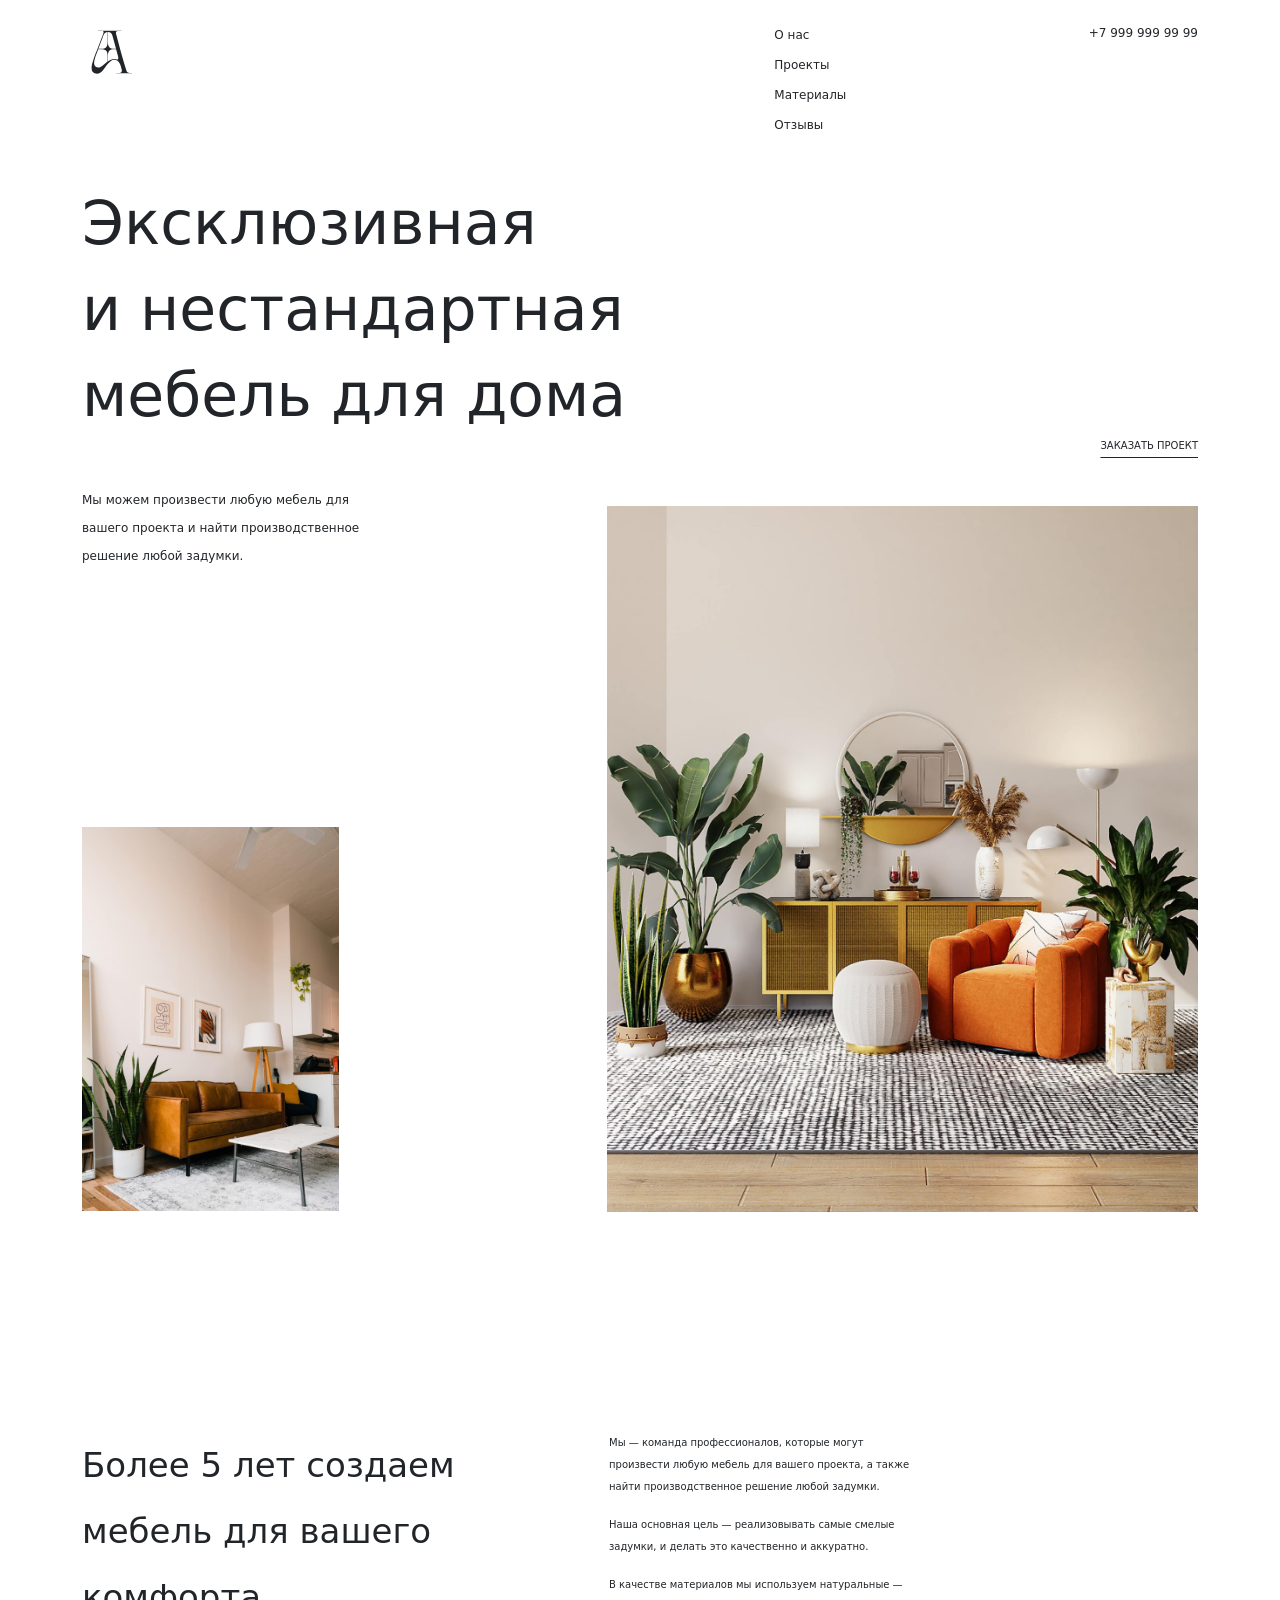
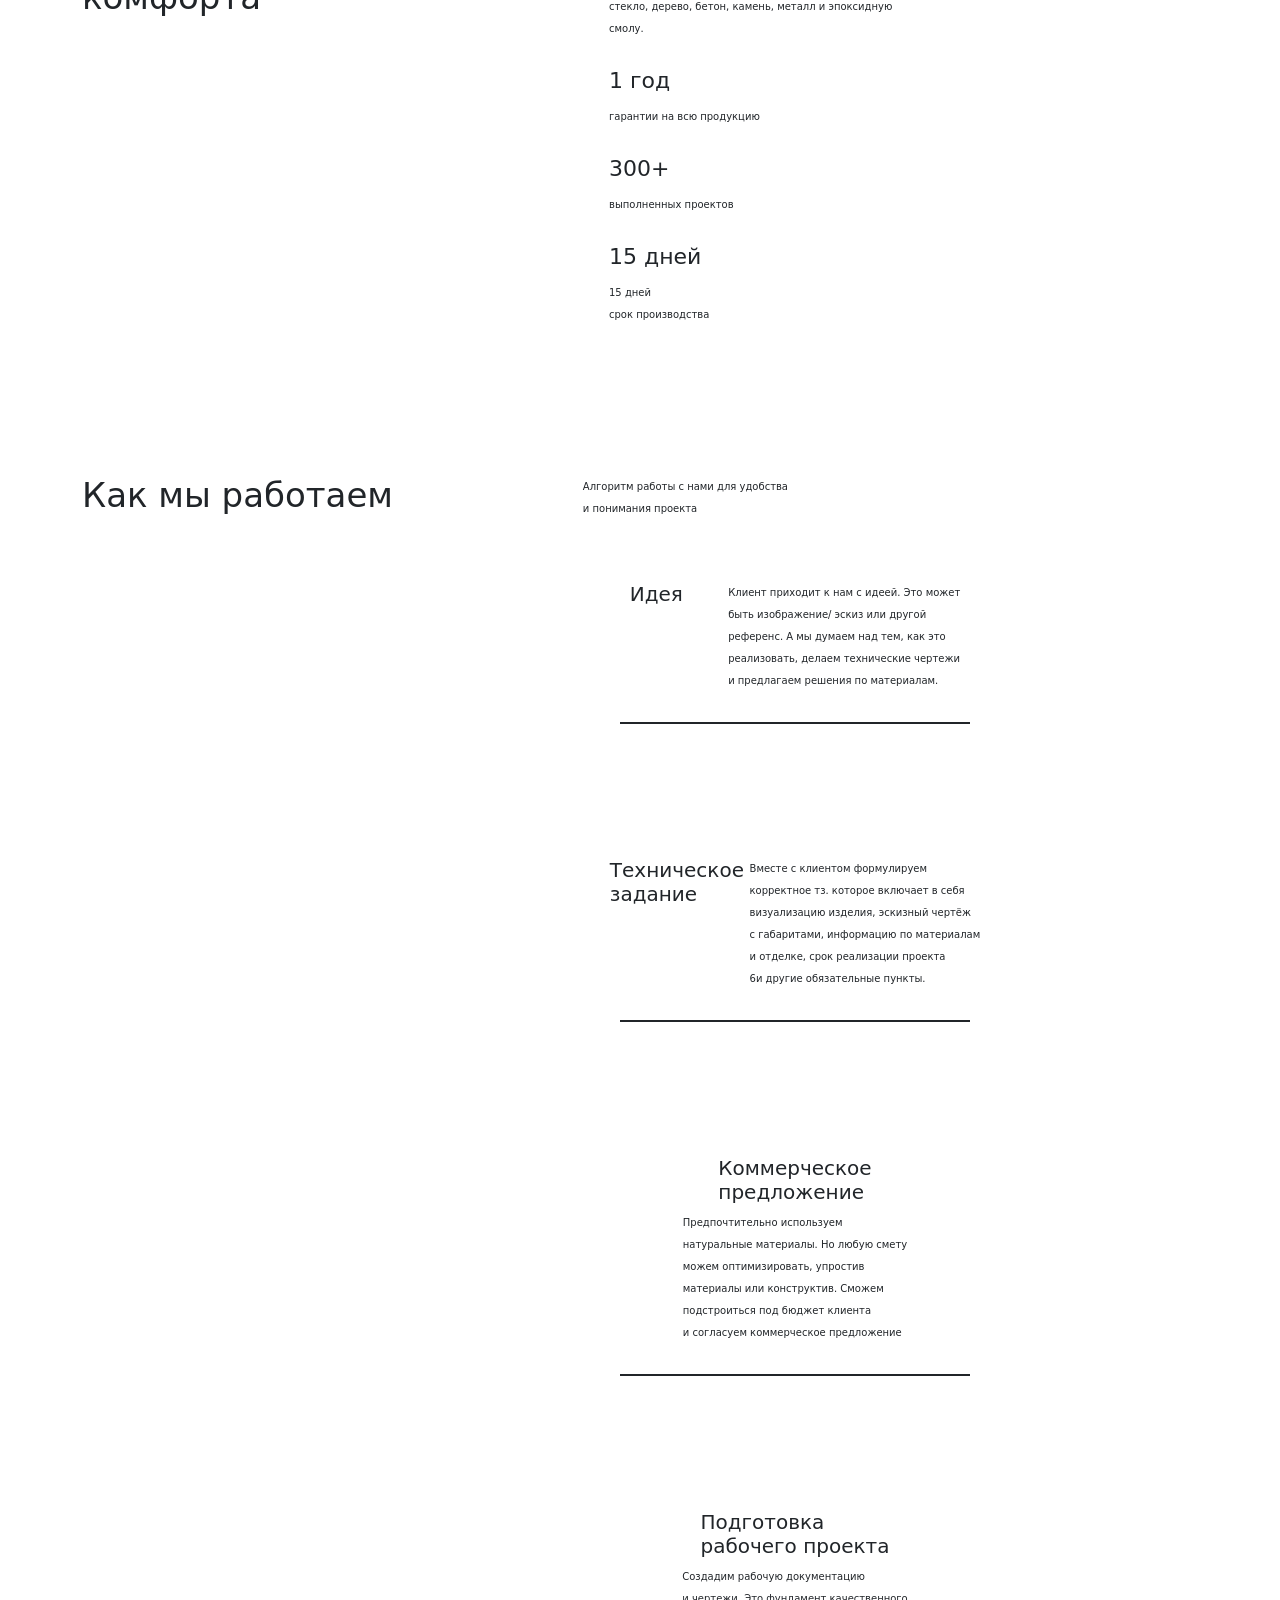
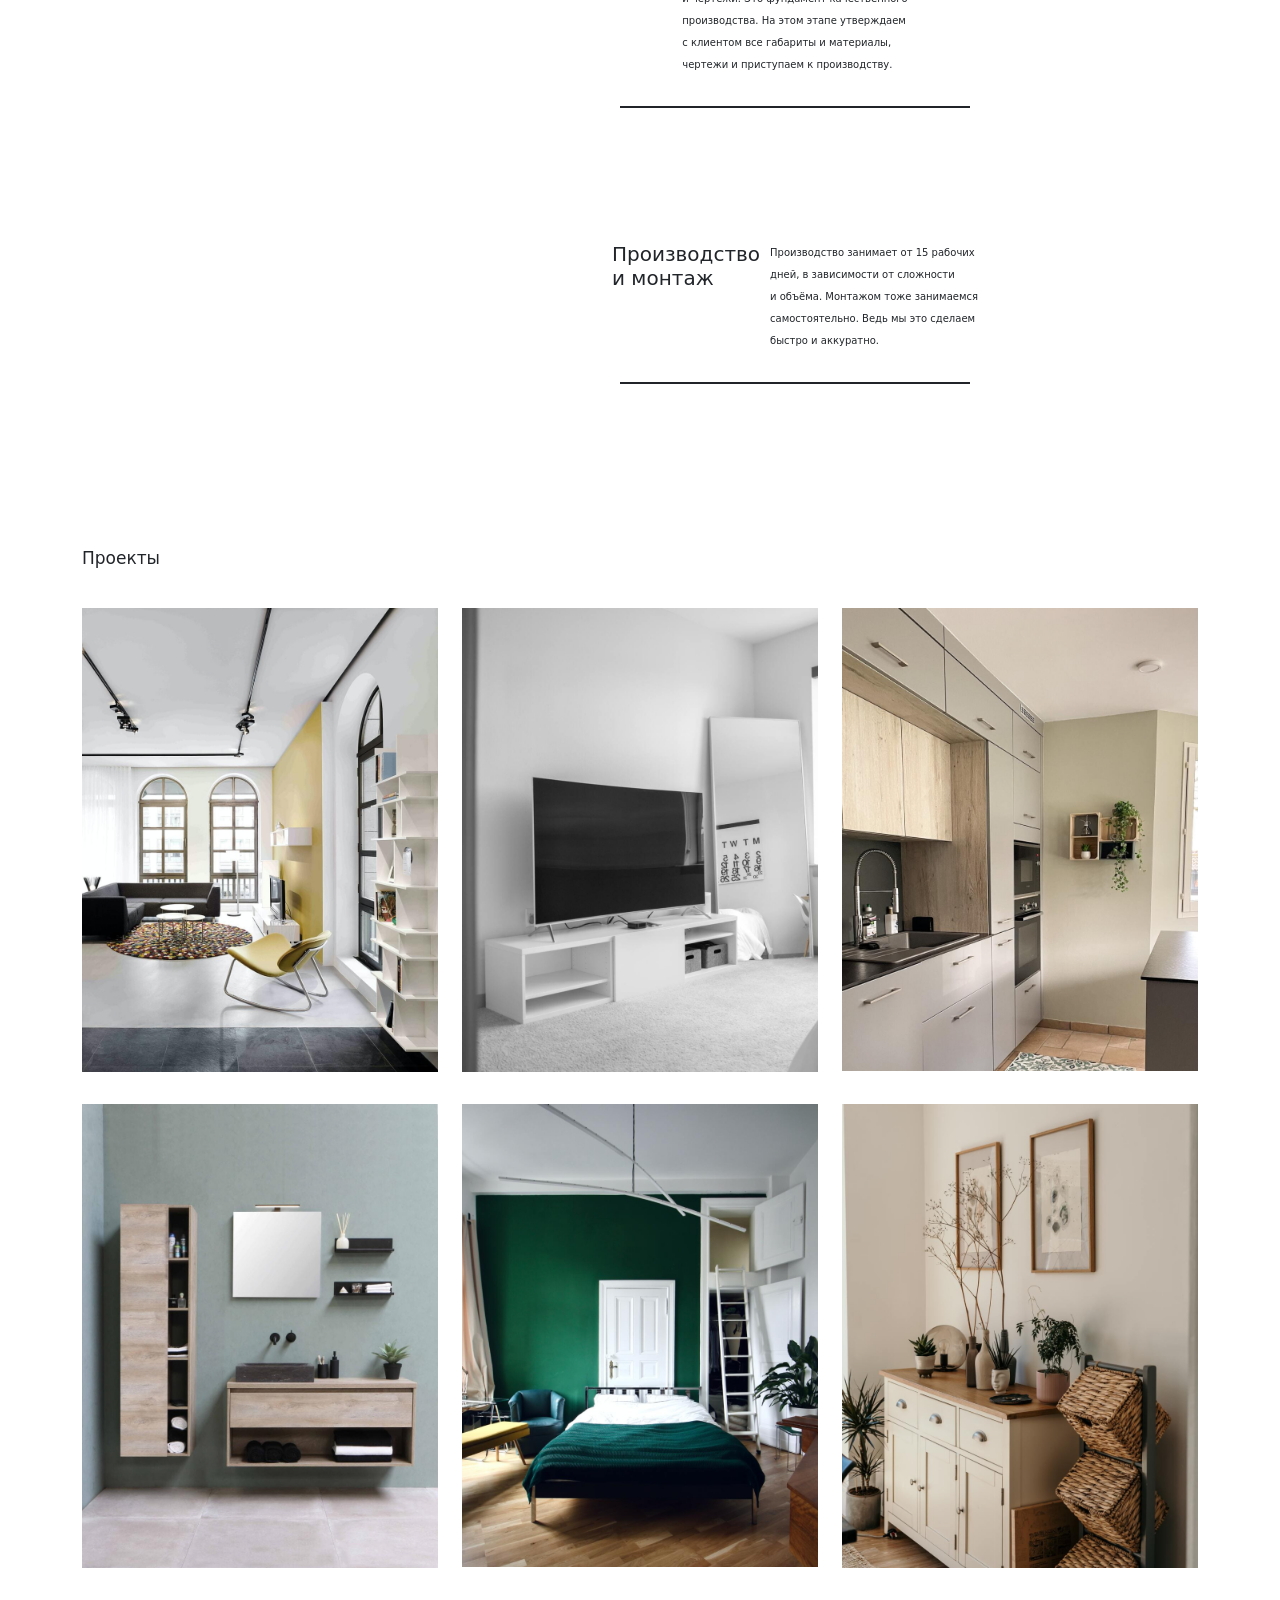
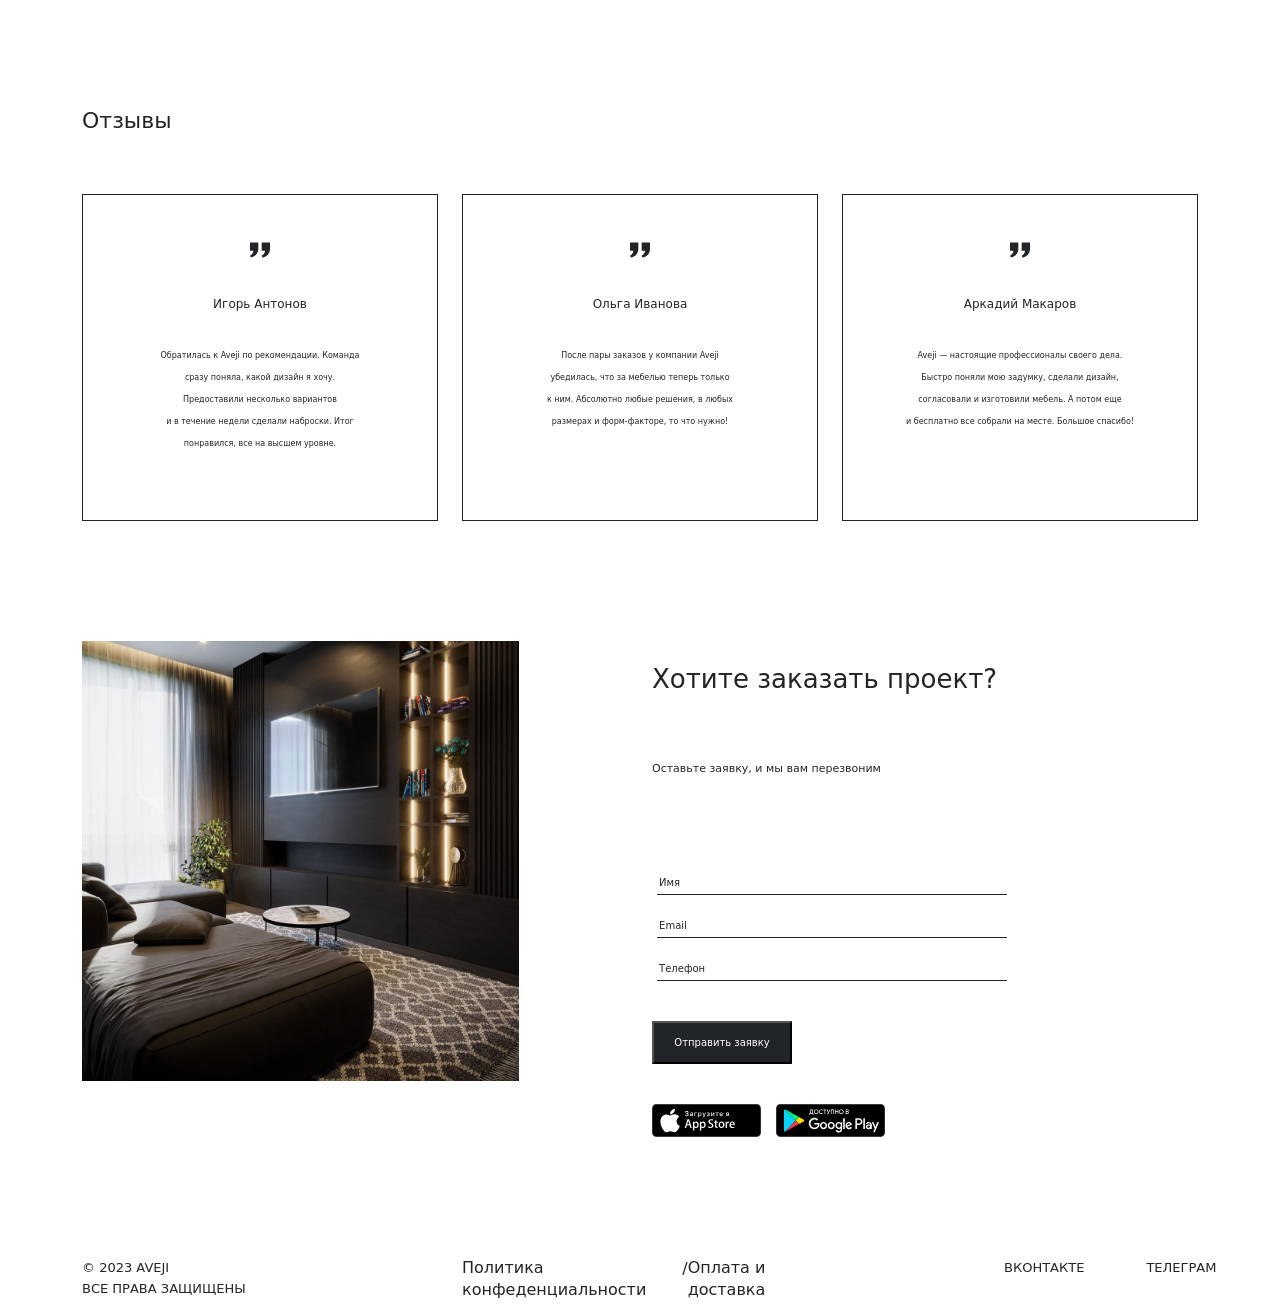
<file: aveji(test)/src/index.html>
<!DOCTYPE html>
<html lang="ru">
<head>
	<meta charset="UTF-8">
	<meta name="viewport" content="width=device-width, initial-scale=1.0">
	<title>Мебель</title>

	<link rel="stylesheet" href="css/style.css">
	<link rel="stylesheet" href="css/media.css">

	<link rel="preconnect" href="https://fonts.googleapis.com">
	<link rel="preconnect" href="https://fonts.gstatic.com" crossorigin>
	<link href="https://fonts.googleapis.com/css2?family=Bebas+Neue&family=Lato:ital,wght@0,100;0,300;0,400;0,700;0,900;1,100;1,300;1,400;1,700;1,900&family=Open+Sans:ital,wght@0,300..800;1,300..800&family=Roboto:ital,wght@0,100;0,300;0,400;0,500;0,700;0,900;1,100;1,300;1,400;1,500;1,700;1,900&family=Rufina:wght@400;700&display=swap" rel="stylesheet">

	<link rel="stylesheet" href="css/bootstrap-reboot.min.css">
	<link rel="stylesheet" href="css/bootstrap-grid.min.css">

	<!-- <link rel="stylesheet" type="text/css" href="css/style.min.css"> -->
</head>
<body>
	<header class="main_menu">
		<div class="container">
			<div class="menu_content">
				<a href="#" class="menu_img">
					<img src="img/logo.svg" alt="logo">
				</a>
				<nav class="menu_nav">
					<a href="#profi_page">О нас</a>
					<a href="#project_page">Проекты</a>
					<a href="#skills_page">Материалы</a>
					<a href="#feedback_page">Отзывы</a>
				</nav>
				<div class="menu_tel">
					<a href="#">+7 999 999 99 99</a>
				</div>
			</div>
		</div>
	</header>

	<main class="main_page">
		<div class="container">
			<div class="main_content">
				<div class="main_descr">
					<h1>
						Эксклюзивная <br>
						и нестандартная <br> 
						мебель для дома
					</h1>
					<p>
						Мы можем произвести любую мебель для <br>
						вашего проекта и найти производственное <br>
						решение любой задумки.
					</p>
					<div class="main_btn">
						<a href="#request_form">
							Заказать проект
						</a>
					</div>
				</div>
				<div class="main_img">
					<img src="img/main_bg.png" alt="furniture">
					<img src="img/main1_bg.png" alt="furniture">
				</div>
			</div>
		</div>
	</main>

	<section id="profi_page" class="professional">
		<div class="container">
			<div class="row">
				<div class="col-md-6">
					<div class="profi_main">
						<h2>
							Более 5 лет создаем <br>
							мебель для вашего <br>
							комфорта
						</h2>
					</div>
				</div>
				<div class="col-md-6">
					<div class="profi_descr">
						<p>
							Мы — команда профессионалов, которые могут <br>
							произвести любую мебель для вашего проекта, а также <br>
							найти производственное решение любой задумки.
						</p>
						<p>
						  Наша основная цель — реализовывать самые смелые <br>
						  задумки, и делать это качественно и аккуратно.
						</p>
						<p>
						  В качестве материалов мы используем натуральные — <br>
						  стекло, дерево, бетон, камень, металл и эпоксидную <br>
						  смолу.
						</p>
						<p>
							<span>1 год</span><br>
							гарантии на всю продукцию
						</p>
						<p>
							<span>300+</span><br>
							выполненных проектов
						</p>
						<p>
							<span>15 дней</span><br>
							15 дней <br>
							срок производства
						</p>
					</div>
				</div>
			</div>
		</div>
	</section>

	<section id="skills_page" class="skills">
		<div class="container">
			<div class="row">
				<div class="col-md-6">
					<div class="skills_main">
						<h2>
							Как мы работаем
						</h2>
						<div class="skiils_subtitle">
							<p>
								Алгоритм работы c нами для удобства <br>
								и понимания проекта
							</p>
						</div>
					</div>
				</div>
				<div class="col-md-6">
					<div class="skills_descr">
						<div class="skills_item">
							<h3>
								Идея
							</h3>
							<p>
								Клиент приходит к нам c идеей. Это может <br>
								быть изображение/ эскиз или другой <br>
								референс. A мы думаем над тем, как это <br>
								реализовать, делаем технические чертежи <br>
								и предлагаем решения по материалам.
							</p>
							<div class="skills_line"></div>
						</div>
						<div class="skills_item">
							<h3>
								Техническое <br>
								задание
							</h3>
							<p>
								Вместе c клиентом формулируем <br>
								корректное тз. которое включает в себя <br>
								визуализацию изделия, эскизный чертёж <br>
								с габаритами, информацию по материалам <br>
								и отделке, срок реализации проекта <br>
								6и другие обязательные пункты.
							</p>
							<div class="skills_line"></div>
						</div>
						<div class="skills_item">
							<h3>
								Коммерческое <br>
								предложение
							</h3>
							<p>
								Предпочтительно используем <br>
								натуральные материалы. Но любую смету <br>
								можем оптимизировать, упростив <br>
								материалы или конструктив. Сможем <br>
								подстроиться под бюджет клиента <br>
								и согласуем коммерческое предложение
							</p>
							<div class="skills_line"></div>
						</div>
						<div class="skills_item">
							<h3>
								Подготовка <br>
								рабочего проекта
							</h3>
							<p>
								Создадим рабочую документацию <br>
								и чертежи. Это фундамент качественного <br>
								производства. На этом этапе утверждаем <br>
								c клиентом все габариты и материалы, <br>
								чертежи и приступаем к производству.
							</p>
							<div class="skills_line"></div>
						</div>
						<div class="skills_item">
							<h3>
								Производство <br>
								и монтаж
							</h3>
							<p>
								Производство занимает от 15 рабочих <br>
								дней, в зависимости от сложности <br>
								и объёма. Монтажом тоже занимаемся <br>
								самостоятельно. Ведь мы это сделаем <br>
								быстро и аккуратно.
							</p>
							<div class="skills_line"></div>
						</div>
					</div>
				</div>
			</div>
		</div>
	</section>

	<section id="project_page" class="profects">
		<div class="container">
			<div class="row">
				<div class="project_title">
					<h3>
						Проекты
					</h3>
				</div>
				<div class="col-md-4">
					<div class="project_item">
						<a href="#">
							<div class="overlay">
								<p>Стул для гостиной</p>
							</div>
							<img src="img/project.png" alt="1">
						</a>
					</div>
				</div>
				<div class="col-md-4">
					<div class="project_item">
						<a href="#">
							<div class="overlay">
								<p>Тумба под телевизор</p>
							</div>
							<img src="img/project-img.png" alt="2">
						</a>
					</div>
				</div>
				<div class="col-md-4">
					<div class="project_item">
						<a href="#">
							<div class="overlay">
								<p>Кухонный гарнитур</p>
							</div>
							<img src="img/project1.png" alt="3">
						</a>
					</div>
				</div>
				<div class="col-md-4">
					<div class="project_item">
						<a href="#">
							<div class="overlay">
								<p>Полки в ванной</p>
							</div>
							<img src="img/project2.png" alt="4">
						</a>
					</div>
				</div>
				<div class="col-md-4">
					<div class="project_item">
						<a href="#">
							<div class="overlay">
								<p>Кровать в спальню</p>
							</div>
							<img src="img/project3.png" alt="5">
						</a>
					</div>
				</div>
				<div class="col-md-4">
					<div class="project_item">
						<a href="#">
							<div class="overlay">
								<p>Комод в гостиную</p>
							</div>
							<img src="img/project4.png" alt="6">
						</a>
					</div>
				</div>				
			</div>
		</div>
	</section>

	<section id="feedback_page" class="feedback">
		<div class="container">
			<div class="row">
				<div class="feedback_title">
					<h2>
						Отзывы
					</h2>
				</div>
				<div class="col-md-4">
					<div class="feedback_item">
						<div class="feedback_img">
							<img src="icons/point_bg.svg" alt="dot">
						</div>
						<div class="feedback_username">
							<h2>
							Игорь Антонов
							</h2>
						</div>
						<div class="feedback_user_subtitle">
							<p>
								Обратилась к Aveji по рекомендации. Команда <br>
								сразу поняла, какой дизайн я хочу. <br>
								Предоставили несколько вариантов <br>
								и в течение недели сделали наброски. Итог <br>
								понравился, все на высшем уровне.
							</p>
						</div>
					</div>
				</div>
				<div class="col-md-4">
					<div class="feedback_item">
						<div class="feedback_img">
							<img src="icons/point_bg.svg" alt="dot">
						</div>
						<div class="feedback_username">
							<h2>
							Ольга Иванова
							</h2>
						</div>
						<div class="feedback_user_subtitle">
							<p>
								После пары заказов у компании Aveji <br>
								убедилась, что за мебелью теперь только <br>
								к ним. Абсолютно любые решения, в любых <br>
								размерах и форм-факторе, то что нужно!
							</p>
						</div>
					</div>
				</div>
				<div class="col-md-4">
					<div class="feedback_item">
						<div class="feedback_img">
							<img src="icons/point_bg.svg" alt="dot">
						</div>
						<div class="feedback_username">
							<h2>
								Аркадий Макаров
							</h2>
						</div>
						<div class="feedback_user_subtitle">
							<p>
								Aveji — настоящие профессионалы своего дела. <br>
								Быстро поняли мою задумку, сделали дизайн, <br>
								согласовали и изготовили мебель. А потом еще <br>
								и бесплатно все собрали на месте. Большое спасибо!
							</p>
						</div>
					</div>
				</div>
			</div>
		</div>
	</section>

	<section id="request_form" class="request">
		<div class="container">
			<div class="row">
				<div class="col-md-6">
					<div class="request_img">
						<img src="img/request_bg.png" alt="request">
					</div>
				</div>
				<div class="col-md-6">
					<div class="request_title">
						<h2>
							Хотите заказать проект?
						</h2>
					</div>
					<div class="request_descr">
						<p>
							Оставьте заявку, и мы вам перезвоним
						</p>
					</div>
					<div class="request_form">
						<form action="" method="post" class="inner_form">
							<p>
								<label for="name"></label>
								<input class="input_name" type="text" name="name" id="name" placeholder="Имя" required>
							</p>
							<p>
								<label for="email"></label>
								<input class="input_email" type="email" name="email" id="email" placeholder="Email" required>
							</p>
							<p>
								<label for="tel"></label>
								<input class="input_phone" type="tel" name="tel" id="phone" placeholder="Телефон" pattern="[0-9]{3}-[0-9]{3}-[0-9]{4}" required>
							</p>
							<button type="submit" class="label_btn">
								Отправить заявку
							</button>
						</form>
					</div>
					<div class="request_icons">
						<a href="#"><img src="icons/app-store.svg" alt="apple"></a>
						<a href="#"><img src="icons/google-pay.svg" alt="google"></a>
					</div>
				</div>
			</div>
		</div>
	</section>

	<footer class="footer">
		<div class="container">
			<div class="row">
				<div class="col-md-4">
					<div class="footer_descr">
						<p>
							© 2023 Aveji <br>
							Все права защищены
						</p>
					</div>
				</div>
				<div class="col-md-4">
					<div class="footer_link">
						<a href="#">Политика конфеденциальности</a>
						/
						<a href="#">Оплата и доставка</a>
					</div>
				</div>
				<div class="col-md-4">
					<div class="footer_social">
						<a href="#">Вконтакте</a>
						<a href="#">Телеграм</a>
					</div>
				</div>
			</div>
		</div>
	</footer>
</body>
</html>
</file>
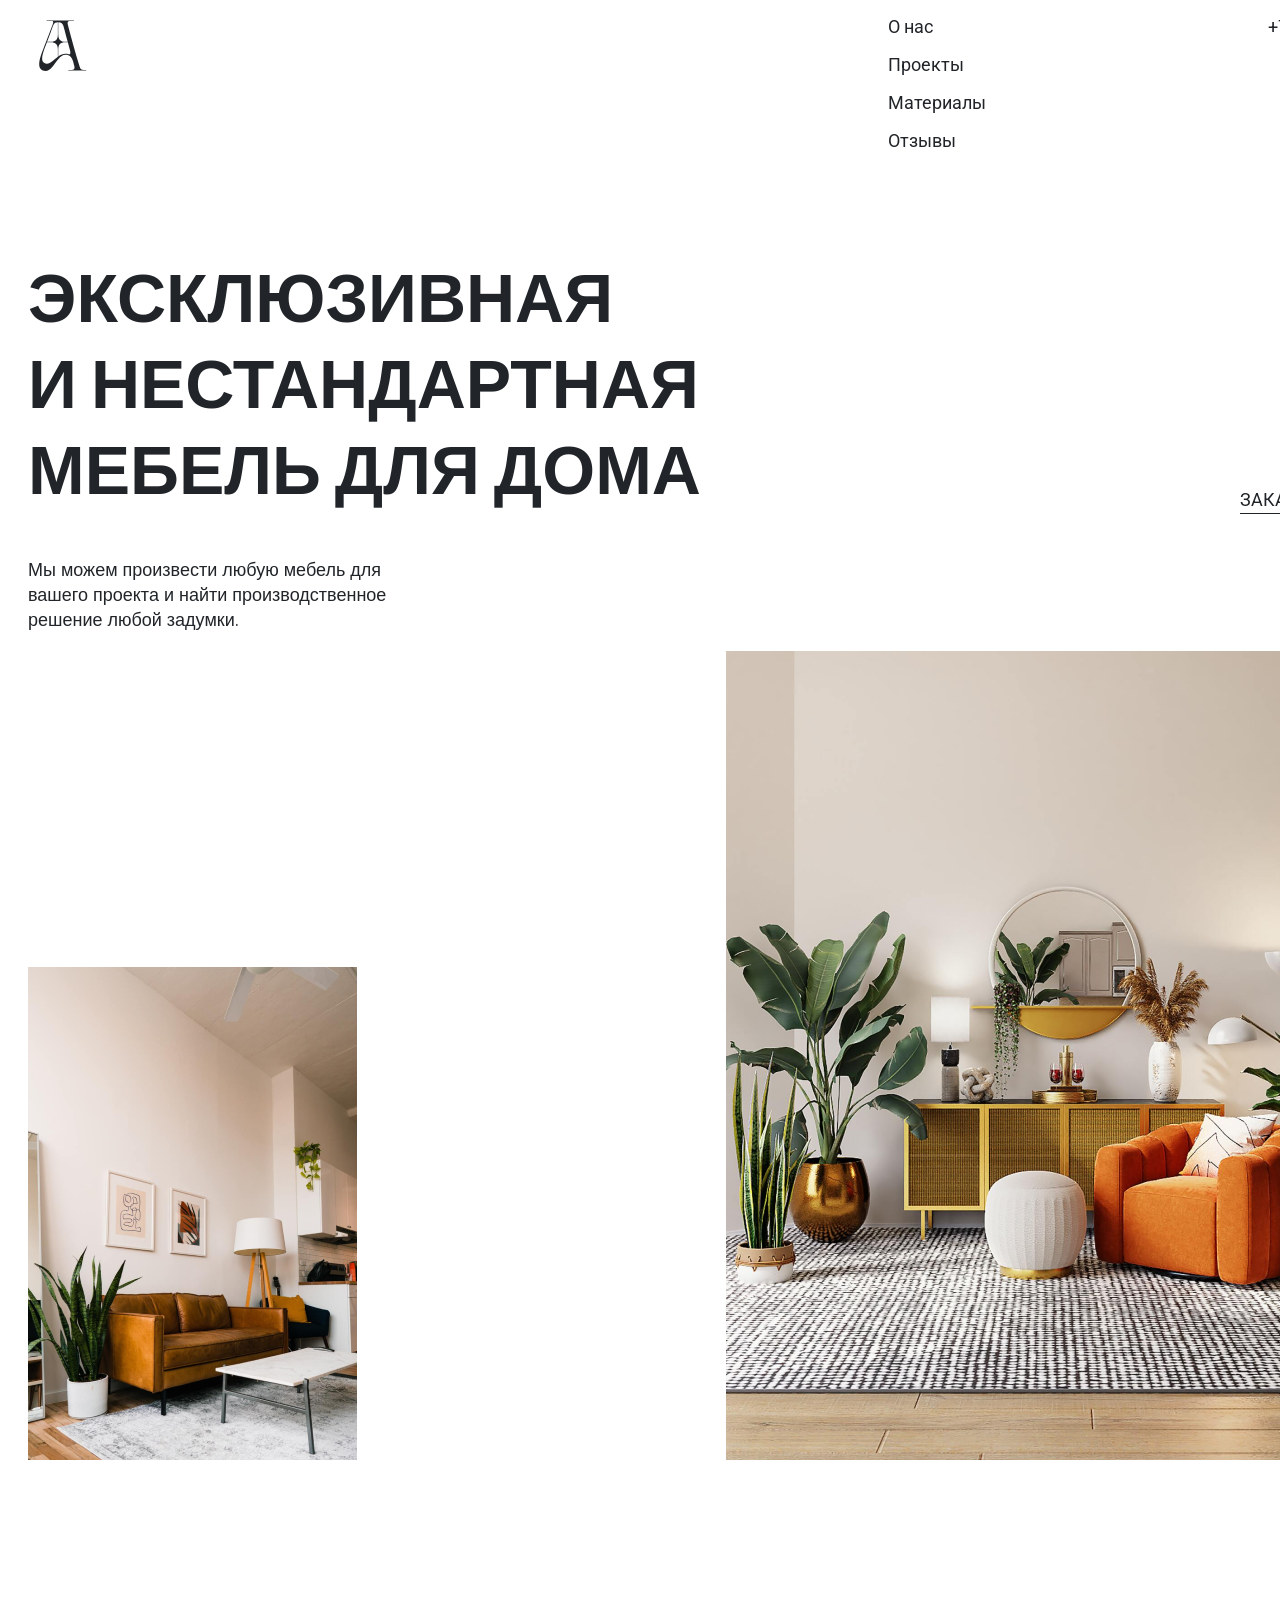
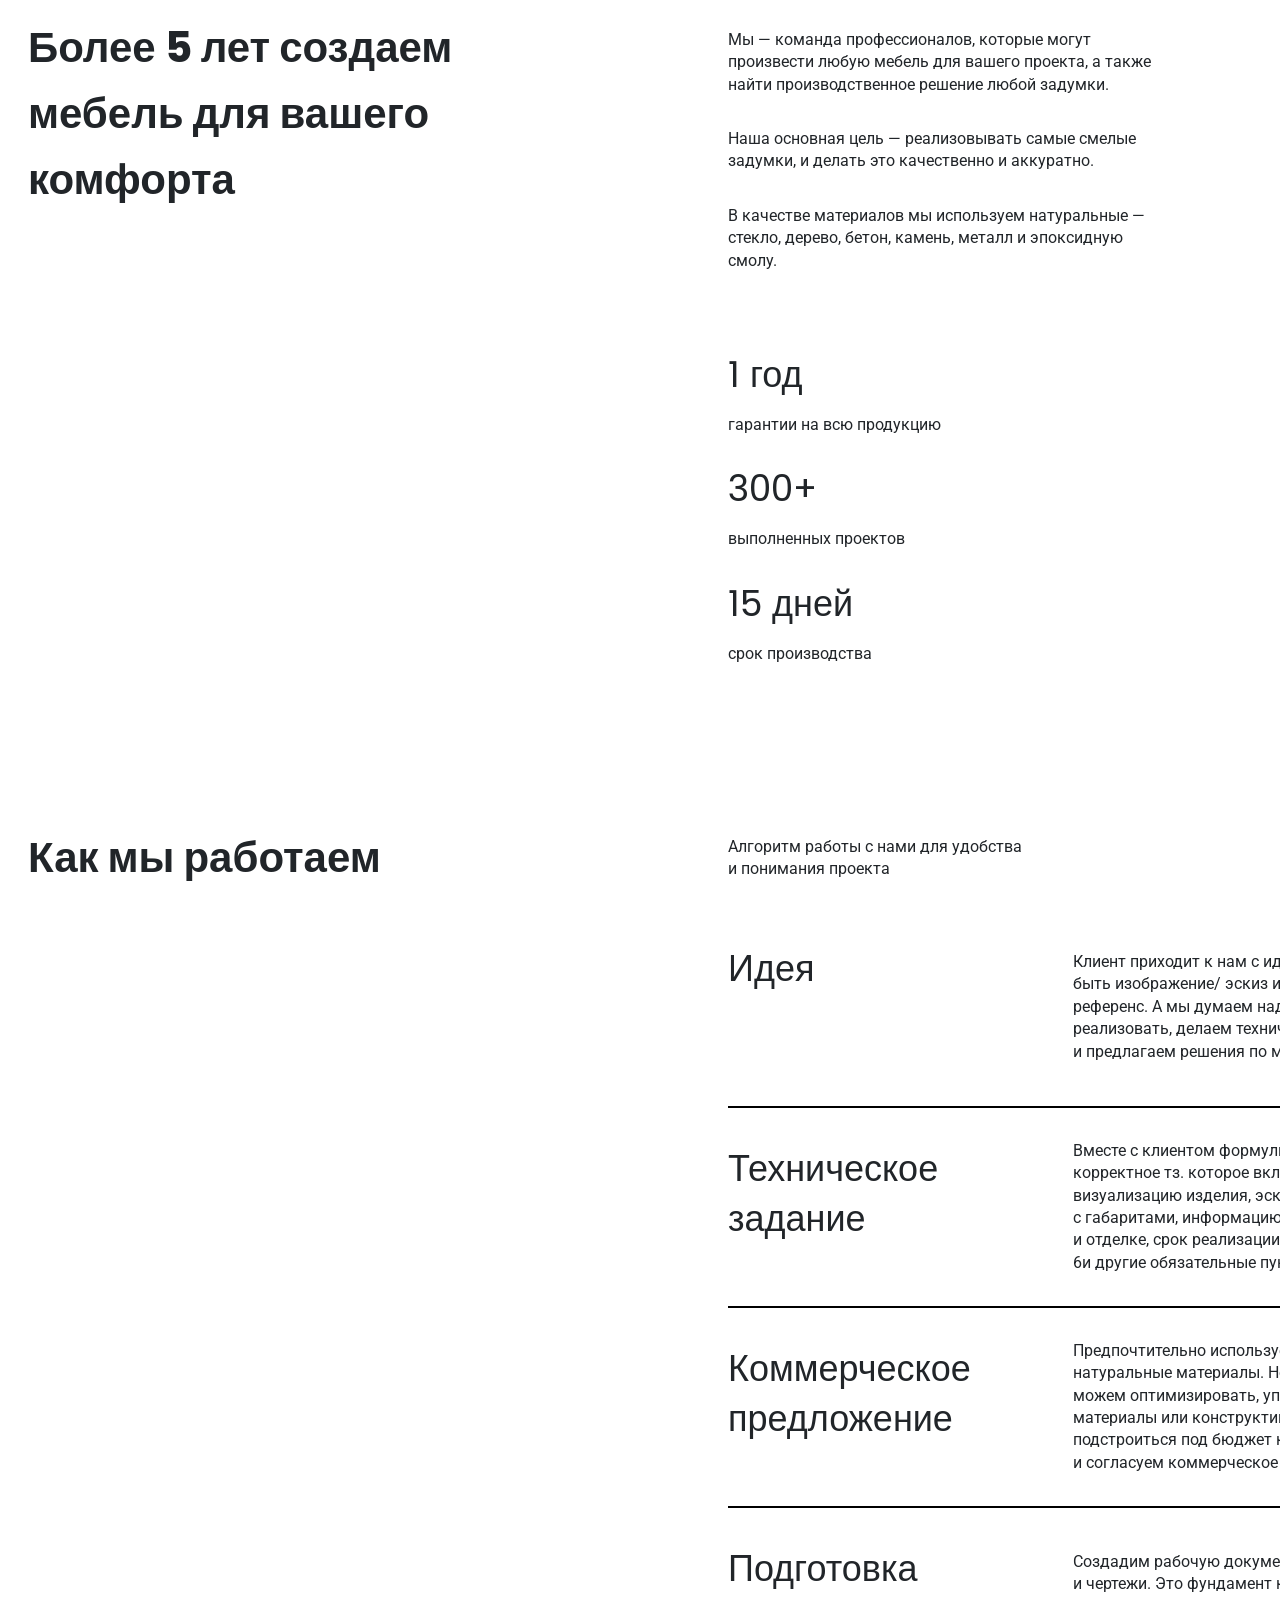
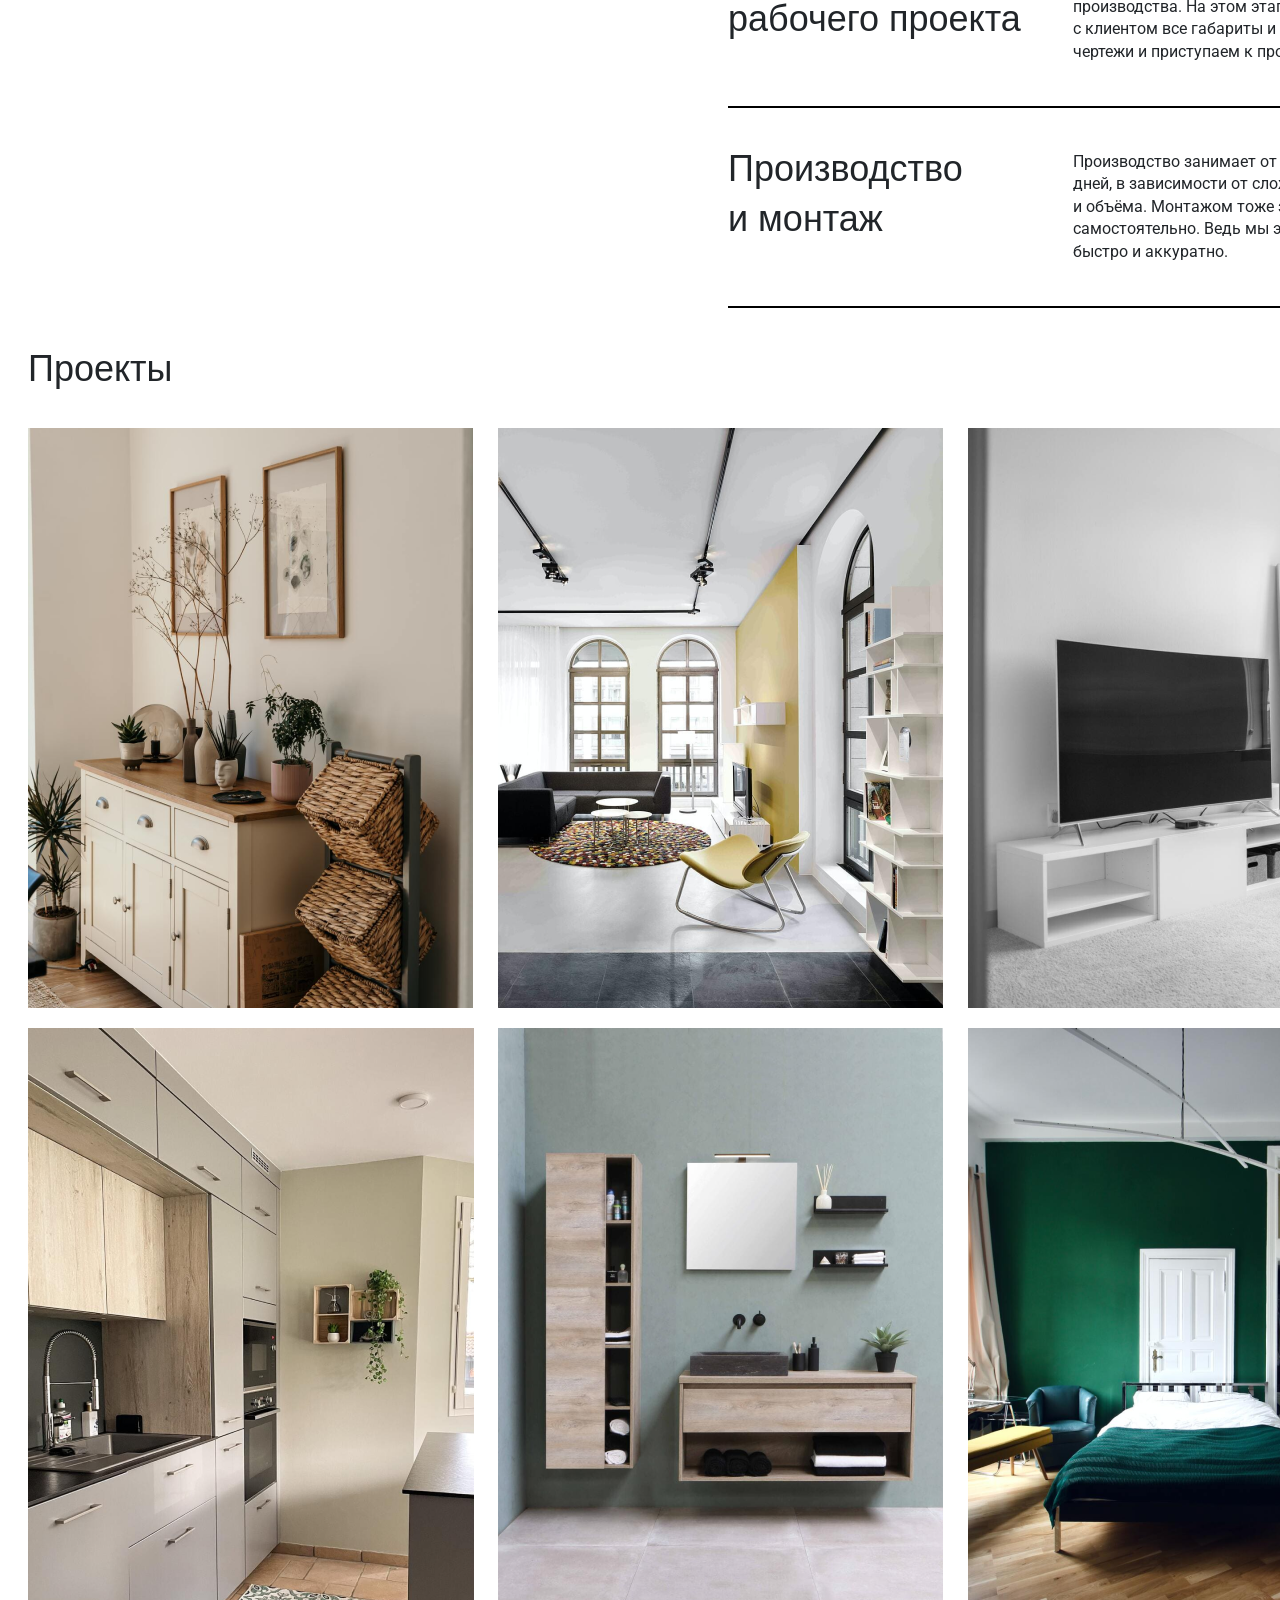
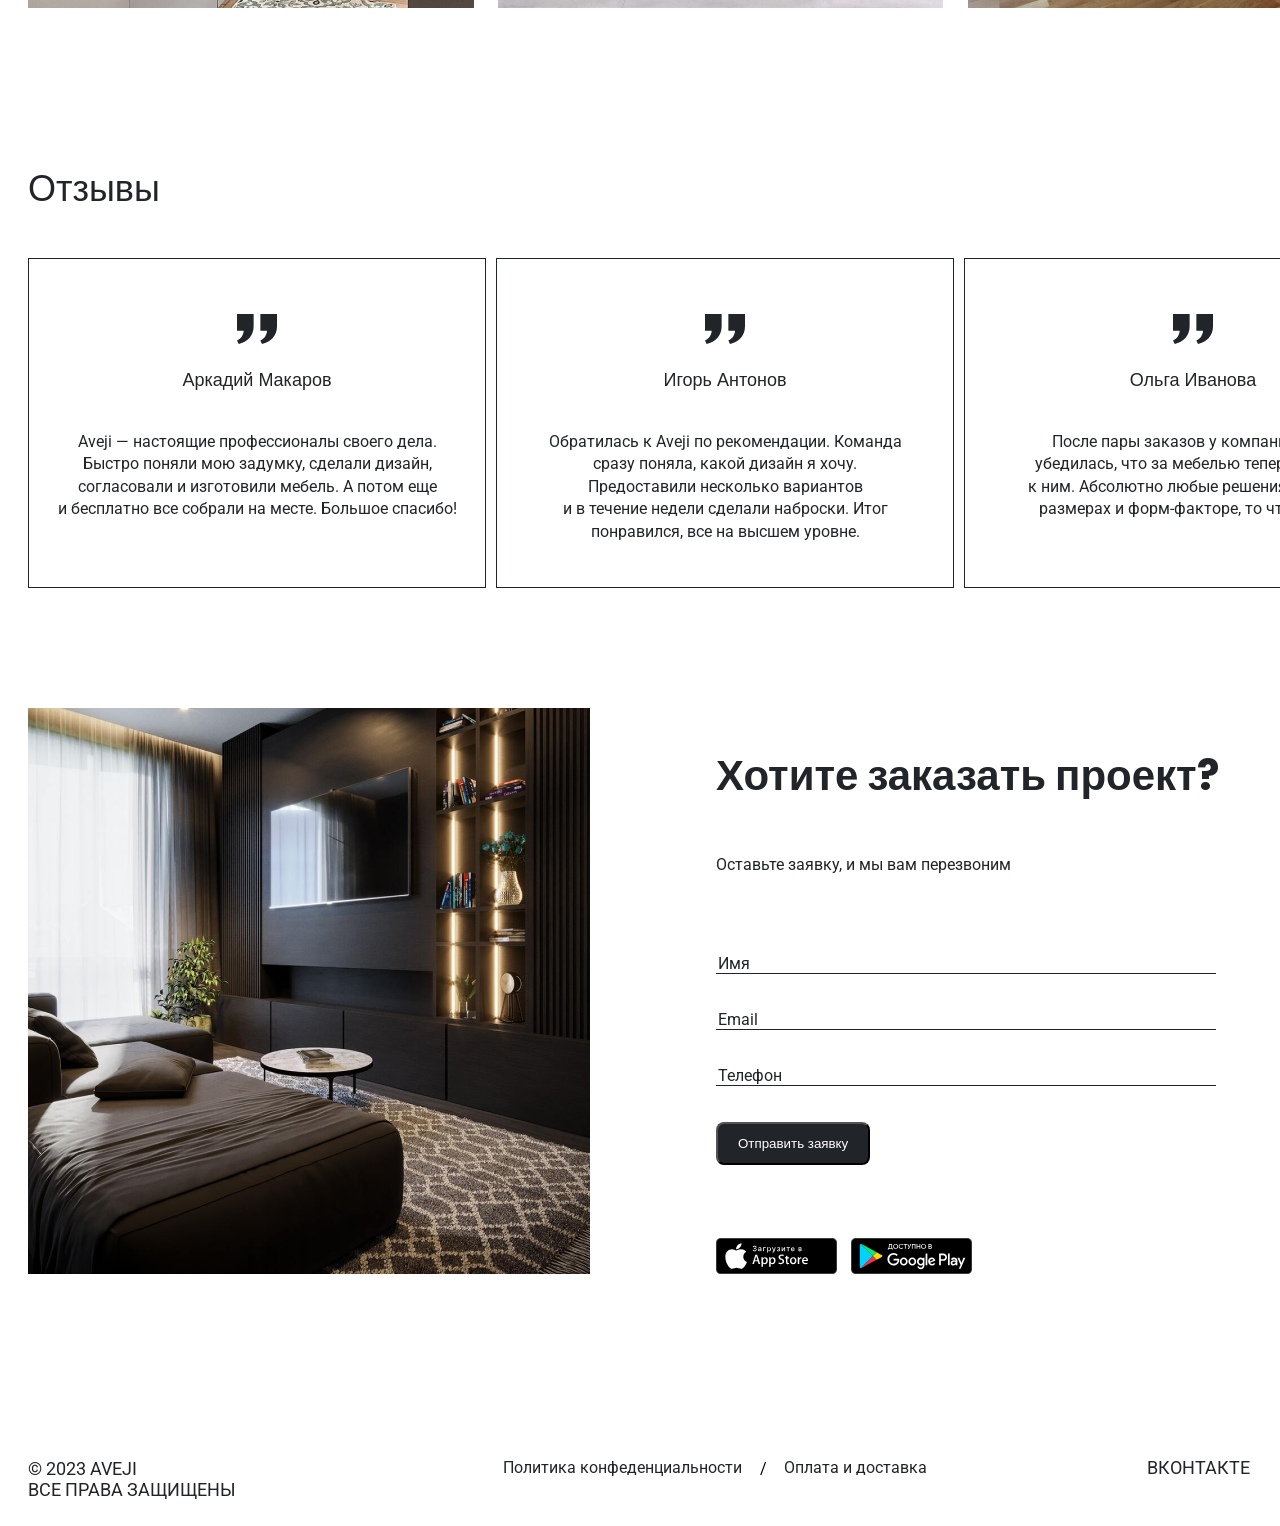
<file: aveji/src/index.html>
<!DOCTYPE html>
<html lang="ru">
<head>
    <meta charset="UTF-8">
    <meta name="viewport" content="width=device-width, initial-scale=1.0">
    <title>Aveji</title>

    <link rel="stylesheet" href="css/style.css"> 

    <link rel="preconnect" href="https://fonts.googleapis.com">
	<link rel="preconnect" href="https://fonts.gstatic.com" crossorigin>
	<link href="https://fonts.googleapis.com/css2?family=Bebas+Neue&family=Lato:ital,wght@0,100;0,300;0,400;0,700;0,900;1,100;1,300;1,400;1,700;1,900&family=Open+Sans:ital,wght@0,300..800;1,300..800&family=Roboto:ital,wght@0,100;0,300;0,400;0,500;0,700;0,900;1,100;1,300;1,400;1,500;1,700;1,900&family=Rufina:wght@400;700&display=swap" rel="stylesheet">

    <link rel="preconnect" href="https://fonts.googleapis.com">
    <link rel="preconnect" href="https://fonts.gstatic.com" crossorigin>
    <link href="https://fonts.googleapis.com/css2?family=Poppins:ital,wght@0,100;0,200;0,300;0,400;0,500;0,600;0,700;0,800;0,900;1,100;1,200;1,300;1,400;1,500;1,600;1,700;1,800;1,900&family=Roboto:ital,wght@0,100;0,300;0,400;0,500;0,700;0,900;1,100;1,300;1,400;1,500;1,700;1,900&family=Sen:wght@400..800&display=swap" rel="stylesheet">
</head>
<body>
    <header class="main_menu">
        <div class="container">
            <div class="menu_content">
                <div class="col-4 menu_img">
                    <a href="">
                        <img src="img/logo.svg" alt="logo">
                    </a>
                </div>
                <div class="col-4 menu_nav">
                    <nav>
                        <a href="#">О нас</a>
                        <a href="#profi">Проекты</a>
                        <a href="#">Материалы</a>
                        <a href="#">Отзывы</a>
                    </nav>
                </div>
                <div class="col-4 menu_tel">
                    <a href="#">+7 999 999 99 99</a>
                </div>
            </div>
        </div>
    </header>

    <main class="main_page">
        <div class="container">
            <div class="main_content">
                <div class="col-6 main_title">
                    <h1>
                        Эксклюзивная <br>
						и нестандартная <br> 
						мебель для дома
                    </h1>
                </div>
                <div class="col-6 main_subtitle">
                    <p>
                        Мы можем произвести любую мебель для <br>
						вашего проекта и найти производственное <br>
						решение любой задумки.
                    </p>
                </div>
                <div class="col-6 main_btn">
                    <a href="#">
                        Заказать проект
                    </a>
                </div>
                <div class="col-6 main_img__left">
                    <img src="img/main_bg.png" alt="photo">
                </div>
                <div class="col-6 main_img__right">
                    <img src="img/main1_bg.png" alt="photo">
                </div>
            </div>
        </div>
    </main>

    <section id="profi" class="professional">
        <div class="container">
            <div class="professional_content">
                <div class="col-6 professional_title">
                    <h2>
                        Более 5 лет создаем <br>
                        мебель для вашего <br>
                        комфорта
                    </h2>
                </div>
                <div class="col-6 professional_descr">
                    <p>
                        Мы — команда профессионалов, которые могут <br>
                        произвести любую мебель для вашего проекта, а также <br>
                        найти производственное решение любой задумки.
                    </p>
                    <p>
                      Наша основная цель — реализовывать самые смелые <br>
                      задумки, и делать это качественно и аккуратно.
                    </p>
                    <p>
                      В качестве материалов мы используем натуральные — <br>
                      стекло, дерево, бетон, камень, металл и эпоксидную <br>
                      смолу.
                    </p>
                </div>
                <div class="col-6 professional_info">
                    <div class="profi_item">
                        <h3>
                            1 год
                        </h3>
                        <p>
                            гарантии на всю продукцию
                        </p>
                    </div>
                    <div class="profi_item">
                        <h3>
                            300+
                        </h3>
                        <p>
                            выполненных проектов
                        </p>
                    </div>
                    <div class="profi_item">
                        <h3>
                            15 дней
                        </h3>
                        <p>
                            срок производства
                        </p>
                    </div>
                </div>
            </div>
        </div>
    </section>

    <section class="steps">
        <div class="container">
            <div class="steps_content">
                <div class="col-4 steps_title">
                    <h2>
                        Как мы работаем
                    </h2>
                </div>
                <div class="col-4 steps_subtitle">
                    <p>
                        Алгоритм работы c нами для удобства <br>
                        и понимания проекта
                    </p>
                </div>
                <div class="col-4 steps_inner">
                    <div class="steps_item">
                        <div class="item">
                            <h3>
                                Идея
                            </h3>
                            <p>
                                Клиент приходит к нам c идеей. Это может <br>
                                быть изображение/ эскиз или другой <br>
                                референс. A мы думаем над тем, как это <br>
                                реализовать, делаем технические чертежи <br>
                                и предлагаем решения по материалам.
                            </p>
                        </div>
                        <div class="item">
                            <h3>
                                Техническое <br>
                                задание
                            </h3>
                            <p>
                                Вместе c клиентом формулируем <br>
                                корректное тз. которое включает в себя <br>
                                визуализацию изделия, эскизный чертёж <br>
                                с габаритами, информацию по материалам <br>
                                и отделке, срок реализации проекта <br>
                                6и другие обязательные пункты.
                            </p>
                        </div>
                        <div class="item">
                            <h3>
                                Коммерческое <br>
                                предложение
                            </h3>
                            <p>
                                Предпочтительно используем <br>
                                натуральные материалы. Но любую смету <br>
                                можем оптимизировать, упростив <br>
                                материалы или конструктив. Сможем <br>
                                подстроиться под бюджет клиента <br>
                                и согласуем коммерческое предложение
                            </p>
                        </div>
                        <div class="item">
                            <h3>
                                Подготовка <br>
                                рабочего проекта
                            </h3>
                            <p>
                                Создадим рабочую документацию <br>
                                и чертежи. Это фундамент качественного <br>
                                производства. На этом этапе утверждаем <br>
                                c клиентом все габариты и материалы, <br>
                                чертежи и приступаем к производству.
                            </p>
                        </div>
                        <div class="item">
                            <h3>
                                Производство <br>
                                и монтаж
                            </h3>
                            <p>
                                Производство занимает от 15 рабочих <br>
                                дней, в зависимости от сложности <br>
                                и объёма. Монтажом тоже занимаемся <br>
                                самостоятельно. Ведь мы это сделаем <br>
                                быстро и аккуратно.
                            </p>
                        </div>
                    </div>
                </div>
            </div>
        </div>
    </section>

    <section class="projects">
        <div class="container">
            <div class="projects_content">
                <div class="col-4 projects_title">
                    <h3>
                        Проекты
                    </h3>
                </div>
                <div class="col-4 projects_inner">
                    <a href="#">
                        <div class="overlay">
                            <p>Стул для гостиной</p>
                        </div>
                        <img src="img/project.png" alt="1">
                    </a>
                </div>
                <div class="col-4 projects_inner">
                    <a href="#">
                        <div class="overlay">
                            <p>Тумба под телевизор</p>
                        </div>
                        <img src="img/project-img.png" alt="2">
                    </a>
                </div>
                <div class="col-4 projects_inner">
                    <a href="#">
                        <div class="overlay">
                            <p>Кухонный гарнитур</p>
                        </div>
                        <img src="img/project1.png" alt="3">
                    </a>
                </div>
                <div class="col-4 projects_inner">
                    <a href="#">
                        <div class="overlay">
                            <p>Полки в ванной</p>
                        </div>
                        <img src="img/project2.png" alt="4">
                    </a>
                </div>
                <div class="col-4 projects_inner">
                    <a href="#">
                        <div class="overlay">
                            <p>Кровать в спальню</p>
                        </div>
                        <img src="img/project3.png" alt="5">
                    </a>
                </div>
                <div class="col-4 projects_inner">
                    <a href="#">
                        <div class="overlay">
                            <p>Комод в гостиную</p>
                        </div>
                        <img src="img/project4.png" alt="6">
                    </a>
                </div>
            </div>
        </div>
    </section>

    <section class="feedback">
        <div class="container">
            <div class="feedback_content">
                <div class="feedback_title">
                    <h3>
                        Отзывы
                    </h3>
                </div>
                <div class="feedback_inner">
                    <div class="item">
                        <img src="icons/point.svg" alt="dot">
                        <h3>
                            Игорь Антонов
                        </h3>
                        <p>
                            Обратилась к Aveji по рекомендации. Команда <br>
                            сразу поняла, какой дизайн я хочу. <br>
                            Предоставили несколько вариантов <br>
                            и в течение недели сделали наброски. Итог <br>
                            понравился, все на высшем уровне.
                        </p>
                    </div>
                </div>
                <div class="feedback_inner">
                    <div class="item">
                        <img src="icons/point.svg" alt="dot">
                        <h3>
                            Ольга Иванова
                        </h3>
                        <p>
                            После пары заказов у компании Aveji <br>
                            убедилась, что за мебелью теперь только <br>
                            к ним. Абсолютно любые решения, в любых <br>
                            размерах и форм-факторе, то что нужно!
                        </p>
                    </div>
                </div>
                <div class="feedback_inner">
                    <div class="item">
                        <img src="icons/point.svg" alt="dot">
                        <h3>
                            Аркадий Макаров
                        </h3>
                        <p>
                            Aveji — настоящие профессионалы своего дела. <br>
                            Быстро поняли мою задумку, сделали дизайн, <br>
                            согласовали и изготовили мебель. А потом еще <br>
                            и бесплатно все собрали на месте. Большое спасибо!
                        </p>
                    </div>
                </div>
            </div>
        </div>
    </section>

    <section class="form">
        <div class="container">
            <div class="form_content">
                <div class="form_img">
                    <img src="img/request_bg.png" alt="request">
                </div>
                <div class="form_title">
                    <h2>
                        Хотите заказать проект?
                    </h2>
                </div>
                <div class="form_subtitle">
                    <p>
                        Оставьте заявку, и мы вам перезвоним
                    </p>
                </div>
                <div class="form_request">
                    <form action="" method="post" class="inner_form">
                        <p>
                            <label for="name"></label>
                            <input class="input_name" type="text" name="name" id="name" placeholder="Имя" required>
                        </p>
                        <p>
                            <label for="email"></label>
                            <input class="input_email" type="email" name="email" id="email" placeholder="Email" required>
                        </p>
                        <p>
                            <label for="tel"></label>
                            <input class="input_phone" type="tel" name="tel" id="phone" placeholder="Телефон" pattern="[0-9]{3}-[0-9]{3}-[0-9]{4}" required>
                        </p>
                        <button type="submit" class="label_btn">
                            Отправить заявку
                        </button>
                    </form>
                </div>
                <div class="form_icons">
                    <a href="#"><img src="icons/app-store.svg" alt="apple"></a>
                    <a href="#"><img src="icons/google-pay.svg" alt="google"></a>
                </div>
            </div>
        </div>
    </section>

    <footer class="footer">
        <div class="container">
            <div class="footer_content">
                <div class="footer_descr">
                    <p>
                        © 2023 Aveji <br>
                        Все права защищены
                    </p>
                </div>
                <div class="footer_link">
                    <a href="#">Политика конфеденциальности</a>
                    /
                    <a href="#">Оплата и доставка</a>
                </div>
                <div class="footer_social">
                    <a href="#">Вконтакте</a>
                    <a href="#">Телеграм</a>
                </div>
            </div>
        </div>
    </footer>
</body>
</html>
</file>
<file: aveji(test)/src/css/style.css>
:root {
	--black: #212529;
	--white: #FFFFFF;
	--beige: #DDD7C0;
	--red: #E13A3A;
	--yellow: #F9C67B;
}

html, body {
	font-family: "Roboto", sans-serif;
	margin: 0;
	padding: 0;
	scroll-behavior: smooth;
	background-color: var(--white);
}

* {
	box-sizing: border-box;
}

h1, h2, h3, h4, p {
	margin: 0;
	padding: 0;
}

.container {
	max-width: 1376px;
	margin: 0 auto;
}

.menu_content {
	display: flex;
	justify-content: space-between;
	align-items: top;
	margin-top: 20px;
	max-height: 140px;
}

.menu_img img {
	position: fixed;
	z-index: 1;
}

.menu_nav a {
	display: flex;
	column-count: 4;
	padding-left: 450px;
	font-size: 18px;
	font-weight: 400;
	line-height: 30px;
	text-align: left;
	text-decoration: none;
	color: var(--black);
	transition: all .4s ease;
}

.menu_nav a:hover {
	color: rgba(221, 215, 192, 1);
}

.menu_nav a:active {
	color: #A89B6A;
}

.menu_tel a {
	font-size: 18px;
	font-weight: 400;
	line-height: 21px;
	text-align: left;
	text-decoration: none;
	color: var(--black);
	transition: all .4s ease;
}

.menu_tel a:hover {
	color: rgba(221, 215, 192, 1);
}

.menu_tel a:active {
	color: #A89B6A;
}

.main_page {
	max-height: 1150px;
	margin-bottom: 120px;
}

.main_content {
	margin-top: 40px;
	position: relative;
}

.main_descr h1 {
	font-size: 72px;
	font-weight: 400;
	line-height: 86px;
	text-align: left;
	color: var(--black);
}

.main_descr p {
	font-size: 20px;
	font-weight: 400;
	line-height: 28px;
	text-align: left;
	padding-top: 40px;
	color: var(--black);
}

.main_btn a {
	display: flex;
	justify-content: flex-end;
	position: relative;
	bottom: 150px;
	font-size: 18px;
	font-weight: 400;
	line-height: 21px;
	color: var(--black);
	text-transform: uppercase;
	text-underline-offset: 8px;
	transition: all .4s ease;
}

.main_btn a:hover {
	color: rgba(221, 215, 192, 1);
}

.main_btn a:active {
	color: #A89B6A;
}

.main_img {
	display: flex;
	justify-content: space-between;
}

.main_img img {
  	height: auto;
  	object-fit: contain;
  	position: relative;
  	bottom: 100px;
}

.main_img img:first-child {
	padding-top: 320px;
}

.professional {
	max-height: 589px;
	margin-bottom: 120px;
}

.profi_descr {
	position: relative;
	right: 43px;
}

.profi_main h2 {
	font-size: 48px;
	font-weight: 400;
	line-height: 66.24px;
	color: var(--black);
}

.profi_descr p {
	font-size: 16px;
	font-weight: 400;
	line-height: 22px;
	color: var(--black);
}

.profi_descr span {
	font-size: 36px;
	font-weight: 400;
	line-height: 50px;
}

.skills {
	margin-bottom: 150px;
}

.skills_main {
	display: flex;
	justify-content: space-between;
	align-items: flex-end;
}

.skills_main h2 {
	white-space: nowrap;
	font-size: 48px;
	font-weight: 400;
	line-height: 66.24px;
	color: var(--black);
}

.skills_main p {
	position: relative;
	left: 235px;
	white-space: nowrap;
	font-size: 16px;
	font-weight: 400;
	line-height: 22px;
	color: var(--black);
}

.skills_item {
	margin-top: 120px;
	display: flex;
	justify-content: space-between;
	flex-wrap: wrap;
	position: relative;
	right: 45px;
}

.skills_item h3 {
	font-size: 36px;
	font-weight: 400;
	line-height: 50	px;
	color: var(--black);
}

.skills_item p {
	font-size: 16px;
	font-weight: 400;
	line-height: 22px;
	color: var(--black);
}

.skills_line {
	margin: 14px auto;
    width: 800px;
    border-top: 2px solid var(--black);
}

.project_item {
	display: flex;
	justify-content: space-between;
	margin-top: 32px;
	position: relative;
}

.project_item img {
	max-width: 410px;
}

.overlay {
	display: none;
	position: absolute;
	top: 170px;
	width: 409px;
	height: 200px;
	background-color: rgba(33, 37, 41, 0.5)
}

.overlay p {
	display: flex;
	justify-content: center;
	text-align: center;
	padding-top: 90px;
	font-size: 25px;
	font-weight: 400;
	line-height: 22px;
	text-decoration: none;
	color: var(--white);
	transition: all .4s ease;
}

.overlay p:hover {
	color: rgba(221, 215, 192, 1);
}

.overlay p:active {
	color: #A89B6A;
}

a:hover .overlay {
	display: block;
}

.feedback {
	margin-top: 120px;
}

.feedback_title h2 {
	font-size: 48px;
	font-weight: 400;
	line-height: 66px;
}

.feedback_item {
	display: block;
	min-width: 410px;
	min-height: 327px;
	border: 1px solid var(--black);
	margin-top: 32px;
}

.feedback_img {
	display: flex;
	justify-content: center;
	padding-top: 45px;
}

.feedback_username h2 {
	padding-top: 32px;
	font-size: 18px;
	font-weight: 400;
	line-height: 25px;
	text-align: center;
	color: var(--black);
}

.feedback_user_subtitle p {
	padding-top: 20px;
	font-size: 16px;
	font-weight: 400;
	line-height: 22px;
	text-align: center;
	color: var(--black);
}

.request {
	margin-top: 120px;
}

.request_title h2 {
	font-size: 48px;
	font-weight: 400;
	line-height: 77px;
	color: var(--black);
}

.request_descr p {
	padding-top: 32px;
	font-size: 16px;
	font-weight: 400;
	line-height: 22px;
	color: var(--black);
}

.request_form {
	padding-top: 72px;
}

.input_name {
	background: transparent;
	border: none;
	border-bottom: 1px solid var(--black);
	width: 500px;
}

.input_name:focus {
	border-color: rgba(221, 215, 192, 1);
	outline: none;
}

/*.input_name:active {
	border-color: #E13A3A;
}
*/
.input_email {
	background: transparent;
	border: none;
	border-bottom: 1px solid var(--black);
	width: 500px;
}

.input_email:focus {
	border-color: rgba(221, 215, 192, 1);
	outline: none;
}

/*.input_email:active {
	border-color: #E13A3A;
}
*/
.input_phone {
	background: transparent;
	border: none;
	border-bottom: 1px solid var(--black);
	width: 500px;
}

.input_phone:focus {
	border-color: rgba(221, 215, 192, 1);
	outline: none;
}

/*.input_phone:active {
	border-color: #E13A3A;
}*/

input::placeholder {
	color: var(--black);
}

input:focus::placeholder {
	color: rgba(221, 215, 192, 1);
}

.label_btn {
	margin-top: 24px;
	padding: 12px 20px;
	background-color: var(--black);
	color: var(--white);
	transition: all .4s ease;
}

.label_btn:hover {
	background-color: rgba(221, 215, 192, 1);
	color: var(--black);
	border: none;
}

.label_btn:active {
	background-color: #A89B6A;
	color: var(--black);
	border: none;
}

.request_icons {
	margin-top: 40px;
}

.request_icons a:last-child {
	padding-left: 10px;
}

.footer {
	margin-top: 120px;
}

.footer_descr p {
	font-size: 18px;
	font-weight: 400;
	line-height: 21px;
	color: var(--black);
	text-transform: uppercase;
}

.footer_link {
	display: flex;
	justify-content: space-evenly;
}

.footer_link a {
	font-size: 16px;
	font-weight: 400;
	line-height: 22px;
	color: var(--black);
	text-decoration: none;
}

.footer_link a:hover {
	color: rgba(221, 215, 192, 1);
}

.footer_link a:active {
	color: #A89B6A;
}

.footer_social {
	display: flex;
	justify-content: space-evenly;
}

.footer_social a {
	margin-left: 112px;
	font-size: 18px;
	font-weight: 400;
	line-height: 21px;
	color: var(--black);
	text-decoration: none;
	text-transform: uppercase;
}

.footer_social a:hover {
	color: rgba(221, 215, 192, 1);
}

.footer_social a:active {
	color: #A89B6A;
}

.footer_social a:first-child {
	position: relative;
	left: 50px;
}
</file>
<file: aveji(test)/src/css/media.css>
@media (max-width: 1399px) {
	.menu_img img {
		width: 60px;
	}
	.menu_nav a {
		font-size: 12px;
	}
	.menu_tel a {
		font-size: 12px;
	}
	.main_content a {
		font-size: 10px;
		font-weight: 400;
		line-height: 20px;
	}
	.main_descr h1 {
		font-size: 60px;
	}
	.main_descr p {
		font-size: 12px;
	}
	.main_img img:first-child {
		width: 23%;
	}
	.main_img img:last-child {
		width: 53%;
	}
	.profi_main h2 {
		font-size: 34px;
	}
	.profi_descr p {
		font-size: 10px;
	}
	.profi_descr span {
		font-size: 22px;
	}
	.skills_main h2 {
		font-size: 34px;
	}
	.skiils_subtitle p {
		left: 160px;
		font-size: 10px;
	}
	.skills_descr {
		margin-right: 170px;
	}
	.skills_item {
		display: flex;
		justify-content: space-around;
	}
	.skills_item h3 {
		font-size: 20px;
	}
	.skills_item p {
		font-size: 10px;
	}
	.skills_line {
		width: 350px;
	}
	.project_title h3 {
		font-size: 17px;
	}
	.project_item img {
		width: 100%;
	}
	.feedback_title h2 {
		font-size: 22px;
	}
	.feedback_item {
		min-width: 100px;
	}
	.feedback img {
		width: 20px;
	}
	.feedback_username h2 {
		font-size: 12px;
	}
	.feedback_user_subtitle p {
		font-size: 8px;
	}
	.request_img img {
		width: 80%;
	}
	.request_title h2 {
		font-size: 26px;
	}
	.request_descr p {
		font-size: 11px;
	}
	.input_name, .input_email, .input_phone {
		width: 350px;
	}
	::placeholder {
		font-size: 10px;
	}
	.label_btn {
		width: 140px;
		font-size: 10px;
	}
	.request_icons img {
		width: 20%;
	}
	footer> .footer_link a, .footer_descr p, .footer_social a {
		font-size: 13px;
	}
}

@media (max-width: 375px) {
	.main_menu {
		max-height: 42px;
	}
	.menu_img img {
		width: 39px;
	}
	.menu_nav {
	}
	.menu_nav a {
		font-size: 10px;
	}
	.main_descr h1 {
		display: flex;
		justify-content: flex-start;
		font-size: 32px;
		line-height: 38px;
	}
	.main_content a {
		display: flex;
		justify-content: flex-start;
		font-size: 18px;
		margin-top: 24px;
	}
}
</file>
<file: aveji/src/css/style.css>
* {
  -webkit-box-sizing: border-box;
          box-sizing: border-box;
}

html {
  font-family: "Poppins", sans-serif;
  font-family: "Roboto", sans-serif;
  scroll-behavior: smooth;
}

.container {
  display: grid;
  grid-template-columns: repeat(12, 1fr);
  min-height: 100%;
  max-width: 1376px;
  margin: 0 auto;
  padding: 0 20px;
}

.menu_content {
  display: grid;
  grid-template-columns: 860px 210px 306px;
}
.menu_content .menu_tel {
  display: -webkit-box;
  display: -ms-flexbox;
  display: flex;
  -webkit-box-pack: end;
      -ms-flex-pack: end;
          justify-content: end;
}
.menu_content .menu_tel a {
  font-family: "Roboto", sans-serif;
  font-size: 18px;
  font-weight: 400;
  line-height: 38px;
  text-decoration: none;
  color: #212529;
}
.menu_content .menu_tel a:hover {
  color: #DDD7C0;
}
.menu_content .menu_tel a:active {
  color: #CBC6B2;
}
.menu_content .menu_nav a {
  display: -webkit-box;
  display: -ms-flexbox;
  display: flex;
  -webkit-box-align: start;
      -ms-flex-align: start;
          align-items: flex-start;
  -webkit-box-orient: vertical;
  -webkit-box-direction: normal;
      -ms-flex-direction: column;
          flex-direction: column;
  text-decoration: none;
  color: #212529;
  -webkit-transition: -webkit-transform 0.4s ease;
  transition: -webkit-transform 0.4s ease;
  transition: transform 0.4s ease;
  transition: transform 0.4s ease, -webkit-transform 0.4s ease;
  font-family: "Roboto", sans-serif;
  font-size: 18px;
  font-weight: 400;
  line-height: 38px;
}
.menu_content .menu_nav a:hover {
  color: #DDD7C0;
  -webkit-transform: scale(1.09);
          transform: scale(1.09);
}
.menu_content .menu_nav a:active {
  color: #CBC6B2;
}

.main_content {
  display: grid;
  grid-template-columns: 688px 688px;
  grid-template-rows: 300px 140px 810px;
  margin-top: 50px;
}
.main_content .main_title {
  display: -webkit-box;
  display: -ms-flexbox;
  display: flex;
  -webkit-box-align: start;
      -ms-flex-align: start;
          align-items: flex-start;
  grid-column: 1/2;
  grid-row: 1;
  font-family: "Poppins", sans-serif;
  font-size: 34px;
  font-weight: 400;
  line-height: 86px;
  color: #212529;
  text-transform: uppercase;
}
.main_content .main_subtitle {
  grid-column: 1/2;
  grid-row: 2;
  display: -webkit-box;
  display: -ms-flexbox;
  display: flex;
  -webkit-box-align: end;
      -ms-flex-align: end;
          align-items: flex-end;
  font-family: "Poppins", sans-serif;
  font-size: 18px;
  font-weight: 400;
  line-height: 25px;
  color: #212529;
}
.main_content .main_btn {
  grid-column: 2/2;
  grid-row: 1;
  display: -webkit-box;
  display: -ms-flexbox;
  display: flex;
  -webkit-box-align: end;
      -ms-flex-align: end;
          align-items: flex-end;
  -webkit-box-pack: end;
      -ms-flex-pack: end;
          justify-content: flex-end;
  -webkit-transition: all 0.4s ease;
  transition: all 0.4s ease;
}
.main_content .main_btn a {
  font-family: "Roboto", sans-serif;
  font-size: 18px;
  font-weight: 400;
  line-height: 21.09px;
  color: #212529;
  text-underline-offset: 7px;
  text-transform: uppercase;
  -webkit-transition: all 0.4s ease;
  transition: all 0.4s ease;
}
.main_content .main_btn a:hover {
  color: #DDD7C0;
  -webkit-transform: scale(1.09);
          transform: scale(1.09);
}
.main_content .main_btn a:active {
  color: #CBC6B2;
}
.main_content .main_img__left {
  grid-column: 1/2;
  grid-row: 3;
  display: -webkit-box;
  display: -ms-flexbox;
  display: flex;
  -webkit-box-align: end;
      -ms-flex-align: end;
          align-items: flex-end;
  -webkit-box-pack: start;
      -ms-flex-pack: start;
          justify-content: flex-start;
}
.main_content .main_img__right {
  grid-column: 2/2;
  grid-row: 3;
  display: -webkit-box;
  display: -ms-flexbox;
  display: flex;
  -webkit-box-align: end;
      -ms-flex-align: end;
          align-items: flex-end;
  -webkit-box-pack: end;
      -ms-flex-pack: end;
          justify-content: flex-end;
}

.professional_content {
  display: grid;
  grid-template-columns: 700px 688px;
  grid-template-rows: 308px 400px;
  margin-top: 120px;
}
.professional_content .professional_title {
  display: -webkit-box;
  display: -ms-flexbox;
  display: flex;
  -webkit-box-pack: start;
      -ms-flex-pack: start;
          justify-content: flex-start;
  -webkit-box-align: start;
      -ms-flex-align: start;
          align-items: flex-start;
  grid-column: 1/2;
  grid-row: 1;
  font-family: "Poppins", sans-serif;
  font-size: 28px;
  font-weight: 400;
  line-height: 66px;
  color: #212529;
}
.professional_content .professional_descr {
  display: -webkit-box;
  display: -ms-flexbox;
  display: flex;
  -ms-flex-wrap: wrap;
      flex-wrap: wrap;
  -ms-flex-line-pack: end;
      align-content: flex-end;
  -webkit-box-pack: start;
      -ms-flex-pack: start;
          justify-content: flex-start;
  -webkit-box-align: start;
      -ms-flex-align: start;
          align-items: flex-start;
  grid-column: 2/2;
  grid-row: 1;
  font-family: "Roboto", sans-serif;
  font-size: 16px;
  font-weight: 400;
  line-height: 22.4px;
  color: #212529;
}
.professional_content .professional_info {
  margin-top: 50px;
  grid-column: 2/2;
  grid-row: 2;
}
.professional_content .professional_info .profi_item {
  display: grid;
  grid-template-rows: 60px;
}
.professional_content .professional_info .profi_item h3 {
  display: -webkit-box;
  display: -ms-flexbox;
  display: flex;
  font-family: "Poppins", sans-serif;
  font-size: 36px;
  font-weight: 400;
  line-height: 50px;
  color: #212529;
  line-height: 2px;
  -webkit-box-flex: 1;
      -ms-flex-positive: 1;
          flex-grow: 1;
  -ms-flex-preferred-size: 100px;
      flex-basis: 100px;
}
.professional_content .professional_info .profi_item p {
  display: -webkit-box;
  display: -ms-flexbox;
  display: flex;
  font-family: "Roboto", sans-serif;
  font-size: 16px;
  font-weight: 400;
  line-height: 22.4px;
  color: #212529;
  -webkit-box-flex: 2;
      -ms-flex-positive: 2;
          flex-grow: 2;
  -ms-flex-preferred-size: 100px;
      flex-basis: 100px;
}

.steps_content {
  display: grid;
  grid-template-columns: 700px 676px;
  grid-template-rows: 100px 1000px;
  -webkit-box-align: center;
      -ms-flex-align: center;
          align-items: center;
  margin-top: 120px;
}
.steps_content .steps_title {
  display: -webkit-box;
  display: -ms-flexbox;
  display: flex;
  -webkit-box-pack: start;
      -ms-flex-pack: start;
          justify-content: flex-start;
  -webkit-box-align: start;
      -ms-flex-align: start;
          align-items: flex-start;
  grid-column: 1/2;
  grid-row: 1;
  font-family: "Poppins", sans-serif;
  font-size: 28px;
  font-weight: 400;
  line-height: 66px;
  color: #212529;
}
.steps_content .steps_subtitle {
  display: -webkit-box;
  display: -ms-flexbox;
  display: flex;
  -ms-flex-wrap: wrap;
      flex-wrap: wrap;
  -ms-flex-line-pack: end;
      align-content: flex-end;
  -webkit-box-pack: start;
      -ms-flex-pack: start;
          justify-content: start;
  -webkit-box-align: start;
      -ms-flex-align: start;
          align-items: flex-start;
  grid-column: 2/2;
  grid-row: 1;
  font-family: "Roboto", sans-serif;
  font-size: 16px;
  font-weight: 400;
  line-height: 22.4px;
  color: #212529;
}
.steps_content .steps_inner {
  grid-column: 2;
  grid-row: 2;
}
.steps_content .steps_inner .steps_item {
  display: grid;
  grid-template-rows: repeat(5, 200px);
}
.steps_content .steps_inner .steps_item .item {
  display: -webkit-box;
  display: -ms-flexbox;
  display: flex;
  -webkit-box-pack: justify;
      -ms-flex-pack: justify;
          justify-content: space-between;
  border-bottom: 2px solid #000;
}
.steps_content .steps_inner .steps_item .item h3 {
  text-align: left;
  font-family: "Poppins", sans-serif;
  font-size: 36px;
  font-weight: 400;
  line-height: 50px;
  color: #212529;
  -webkit-box-flex: 1;
      -ms-flex-positive: 1;
          flex-grow: 1;
  -ms-flex-preferred-size: 330px;
      flex-basis: 330px;
}
.steps_content .steps_inner .steps_item .item p {
  display: -webkit-box;
  display: -ms-flexbox;
  display: flex;
  -webkit-box-align: center;
      -ms-flex-align: center;
          align-items: center;
  text-align: left;
  font-family: "Roboto", sans-serif;
  font-size: 16px;
  font-weight: 400;
  line-height: 22.4px;
  color: #212529;
  -webkit-box-flex: 2;
      -ms-flex-positive: 2;
          flex-grow: 2;
  -ms-flex-preferred-size: 300px;
      flex-basis: 300px;
}

.projects_content {
  display: grid;
  grid-template-columns: 450px 450px 450px;
  grid-template-rows: 100px 580px 700px;
  gap: 20px;
}
.projects_content .projects_title {
  grid-column: 1/3;
  grid-row: 1;
}
.projects_content .projects_title h3 {
  font-family: "Poppins", sans-serif;
  font-size: 36px;
  font-weight: 400;
  line-height: 50px;
  color: #212529;
}
.projects_content .projects_inner {
  grid-column: 1;
  grid-row: 2;
}
.projects_content .projects_inner:nth-child(2) {
  grid-column: 2;
  grid-row: 2;
}
.projects_content .projects_inner:nth-child(3) {
  grid-column: 3;
  grid-row: 2;
}
.projects_content .projects_inner:nth-child(4) {
  grid-column: 1;
  grid-row: 3;
}
.projects_content .projects_inner:nth-child(5) {
  grid-column: 2;
  grid-row: 3;
}
.projects_content .projects_inner:nth-child(6) {
  grid-column: 3;
  grid-row: 3;
}
.projects_content .projects_inner a {
  display: block;
  position: relative;
  text-decoration: none;
  font-family: "Poppins", sans-serif;
  font-size: 18px;
  font-weight: 400;
  line-height: 25px;
  color: #DDD7C0;
}
.projects_content .projects_inner a .overlay {
  display: -webkit-box;
  display: -ms-flexbox;
  display: flex;
  -webkit-box-pack: center;
      -ms-flex-pack: center;
          justify-content: center;
  -webkit-box-align: center;
      -ms-flex-align: center;
          align-items: center;
  position: absolute;
  top: 0;
  left: 0;
  right: 6px;
  bottom: 6px;
  opacity: 0;
  background-color: rgba(0, 0, 0, 0.5);
  -webkit-transition: opacity 0.3s ease;
  transition: opacity 0.3s ease;
}
.projects_content .projects_inner a .overlay:hover {
  color: #DDD7C0;
  opacity: 1;
}
.projects_content .projects_inner a .overlay:active {
  color: #CBC6B2;
}

.feedback_content {
  display: grid;
  grid-template-columns: repeat(3, 458px);
  grid-template-rows: 120px 330px;
  gap: 10px;
}
.feedback_content .feedback_title {
  grid-column: 1/3;
  grid-row: 1/2;
}
.feedback_content .feedback_inner {
  border: 1px solid #212529;
  grid-column: span 1;
  grid-row: 2/2;
}
.feedback_content .feedback_inner:nth-child(2) {
  grid-column: 2/3;
  grid-row: 2/2;
}
.feedback_content .feedback_inner:nth-child(3) {
  grid-column: 3/3;
  grid-row: 2/2;
}
.feedback_content .feedback_inner .item {
  display: -webkit-box;
  display: -ms-flexbox;
  display: flex;
  -webkit-box-orient: vertical;
  -webkit-box-direction: normal;
      -ms-flex-direction: column;
          flex-direction: column;
  -webkit-box-align: center;
      -ms-flex-align: center;
          align-items: center;
  padding-top: 50px;
}
.feedback_content .feedback_inner .item img {
  -webkit-box-flex: 1;
      -ms-flex-positive: 1;
          flex-grow: 1;
  -ms-flex-preferred-size: 40px;
      flex-basis: 40px;
}
.feedback_content .feedback_inner .item h3 {
  font-family: "Poppins", sans-serif;
  font-size: 18px;
  font-weight: 400;
  line-height: 25px;
  color: #212529;
  -webkit-box-flex: 1;
      -ms-flex-positive: 1;
          flex-grow: 1;
  -ms-flex-preferred-size: 30px;
      flex-basis: 30px;
}
.feedback_content .feedback_inner .item p {
  text-align: center;
  font-family: "Roboto", sans-serif;
  font-size: 16px;
  font-weight: 400;
  line-height: 22.4px;
  color: #212529;
  -webkit-box-flex: 1;
      -ms-flex-positive: 1;
          flex-grow: 1;
}
.feedback_content .feedback_title h3 {
  font-family: "Poppins", sans-serif;
  font-size: 36px;
  font-weight: 400;
  line-height: 50px;
  color: #212529;
}

.form_content {
  margin-top: 120px;
  display: grid;
  grid-template-columns: repeat(2, 688px);
  grid-template-rows: 130px 100px 300px 180px;
}
.form_content .form_img {
  grid-column: 1/2;
}
.form_content .form_title {
  grid-column: 2/2;
  grid-row: 1/4;
  font-family: "Poppins", sans-serif;
  font-size: 28px;
  font-weight: 400;
  line-height: 66px;
  color: #212529;
}
.form_content .form_subtitle {
  grid-column: 2/2;
  grid-row: 2/4;
  font-family: "Roboto", sans-serif;
  font-size: 16px;
  font-weight: 400;
  line-height: 22.4px;
  color: #212529;
}
.form_content .form_request {
  grid-column: 2/2;
  grid-row: 3/4;
}
.form_content .form_request p {
  padding-bottom: 20px;
}
.form_content .form_request input::-webkit-input-placeholder {
  font-family: "Roboto", sans-serif;
  font-size: 16px;
  font-weight: 400;
  line-height: 22.4px;
  color: #212529;
}
.form_content .form_request input::-moz-placeholder {
  font-family: "Roboto", sans-serif;
  font-size: 16px;
  font-weight: 400;
  line-height: 22.4px;
  color: #212529;
}
.form_content .form_request input:-ms-input-placeholder {
  font-family: "Roboto", sans-serif;
  font-size: 16px;
  font-weight: 400;
  line-height: 22.4px;
  color: #212529;
}
.form_content .form_request input::-ms-input-placeholder {
  font-family: "Roboto", sans-serif;
  font-size: 16px;
  font-weight: 400;
  line-height: 22.4px;
  color: #212529;
}
.form_content .form_request input::placeholder {
  font-family: "Roboto", sans-serif;
  font-size: 16px;
  font-weight: 400;
  line-height: 22.4px;
  color: #212529;
}
.form_content .form_request input:focus::-webkit-input-placeholder {
  color: #CBC6B2;
}
.form_content .form_request input:focus::-moz-placeholder {
  color: #CBC6B2;
}
.form_content .form_request input:focus:-ms-input-placeholder {
  color: #CBC6B2;
}
.form_content .form_request input:focus::-ms-input-placeholder {
  color: #CBC6B2;
}
.form_content .form_request input:focus::placeholder {
  color: #CBC6B2;
}
.form_content .form_request .input_name {
  background: transparent;
  border: none;
  border-bottom: 1px solid #212529;
  width: 500px;
}
.form_content .form_request .input_name:focus {
  border-color: #DDD7C0;
  outline: none;
}
.form_content .form_request .input_name:active {
  border-color: #CBC6B2;
}
.form_content .form_request .input_email {
  background: transparent;
  border: none;
  border-bottom: 1px solid #212529;
  width: 500px;
}
.form_content .form_request .input_email:focus {
  border-color: #CBC6B2;
  outline: none;
}
.form_content .form_request .input_email:active {
  border-color: #CBC6B2;
}
.form_content .form_request .input_phone {
  background: transparent;
  border: none;
  border-bottom: 1px solid #212529;
  width: 500px;
}
.form_content .form_request .input_phone:focus {
  border-color: #CBC6B2;
  outline: none;
}
.form_content .form_request .input_phone:active {
  border-color: #CBC6B2;
}
.form_content .form_request .label_btn {
  padding: 12px 20px;
  border-radius: 8px;
  background-color: #212529;
  color: #FFFFFF;
  -webkit-transition: -webkit-transform 0.4s ease;
  transition: -webkit-transform 0.4s ease;
  transition: transform 0.4s ease;
  transition: transform 0.4s ease, -webkit-transform 0.4s ease;
}
.form_content .form_request .label_btn:hover {
  background-color: #DDD7C0;
  color: #212529;
  border: none;
}
.form_content .form_request .label_btn:active {
  -webkit-transform: translate(0em, 0.7em);
          transform: translate(0em, 0.7em);
  background-color: #CBC6B2;
  color: #212529;
  border: none;
}
.form_content .form_icons {
  grid-column: 2/2;
  grid-row: 4/4;
}
.form_content .form_icons a:last-child {
  padding-left: 10px;
}

.footer_content {
  display: grid;
  grid-template-columns: repeat(3, 458px);
  grid-template-rows: 100px;
}
.footer_content .footer_descr {
  display: -webkit-box;
  display: -ms-flexbox;
  display: flex;
  -webkit-box-align: end;
      -ms-flex-align: end;
          align-items: end;
  grid-column: 1 span;
  grid-row: 1;
}
.footer_content .footer_descr p {
  font-family: "Roboto", sans-serif;
  font-size: 18px;
  font-weight: 400;
  line-height: 21.09px;
  color: #212529;
  text-transform: uppercase;
}
.footer_content .footer_link {
  display: -webkit-box;
  display: -ms-flexbox;
  display: flex;
  -webkit-box-align: center;
      -ms-flex-align: center;
          align-items: center;
  -webkit-box-pack: space-evenly;
      -ms-flex-pack: space-evenly;
          justify-content: space-evenly;
  grid-column: 2/3;
  grid-row: 1;
}
.footer_content .footer_link a {
  font-family: "Roboto", sans-serif;
  font-size: 16px;
  font-weight: 400;
  line-height: 22.4px;
  color: #212529;
  text-decoration: none;
}
.footer_content .footer_link a:hover {
  color: #DDD7C0;
}
.footer_content .footer_link a:active {
  color: #CBC6B2;
}
.footer_content .footer_social {
  display: -webkit-box;
  display: -ms-flexbox;
  display: flex;
  -webkit-box-pack: end;
      -ms-flex-pack: end;
          justify-content: end;
  -webkit-box-align: center;
      -ms-flex-align: center;
          align-items: center;
  grid-column: 3/3;
  grid-row: 1;
}
.footer_content .footer_social a {
  margin-right: 30px;
  font-family: "Roboto", sans-serif;
  font-size: 18px;
  font-weight: 400;
  line-height: 21.09px;
  color: #212529;
  text-decoration: none;
  text-transform: uppercase;
}
.footer_content .footer_social a:hover {
  color: #DDD7C0;
}
.footer_content .footer_social a:active {
  color: #CBC6B2;
}
</file>
<file: aveji(test)/src/css/style.min.css>
:root{--black: #212529;--white: #FFFFFF;--beige: #DDD7C0;--red: #E13A3A;--yellow: #F9C67B}html,body{font-family:"Roboto",sans-serif;margin:0;padding:0;scroll-behavior:smooth;background-color:var(--white)}*{-webkit-box-sizing:border-box;box-sizing:border-box}h1,h2,h3,h4,p{margin:0;padding:0}.container{max-width:1376px;margin:0 auto}.menu_content{display:-webkit-box;display:-ms-flexbox;display:flex;-webkit-box-pack:justify;-ms-flex-pack:justify;justify-content:space-between;-webkit-box-align:top;-ms-flex-align:top;align-items:top;margin-top:20px;max-height:140px}.menu_nav a{display:-webkit-box;display:-ms-flexbox;display:flex;-webkit-column-count:4;-moz-column-count:4;column-count:4;padding-left:450px;font-size:18px;font-weight:400;line-height:30px;text-align:left;text-decoration:none;color:var(--black);-webkit-transition:all .4s ease;transition:all .4s ease}.menu_nav a:hover{color:#ddd7c0}.menu_nav a:active{color:#a89b6a}.menu_tel a{font-size:18px;font-weight:400;line-height:21px;text-align:left;text-decoration:none;color:var(--black);-webkit-transition:all .4s ease;transition:all .4s ease}.menu_tel a:hover{color:#ddd7c0}.menu_tel a:active{color:#a89b6a}.main_page{max-height:1150px;margin-bottom:120px}.main_content{margin-top:40px;position:relative}.main_descr h1{font-size:72px;font-weight:400;line-height:86px;text-align:left;color:var(--black)}.main_descr p{font-size:20px;font-weight:400;line-height:28px;text-align:left;padding-top:40px;color:var(--black)}.main_btn a{display:-webkit-box;display:-ms-flexbox;display:flex;-webkit-box-pack:end;-ms-flex-pack:end;justify-content:flex-end;position:relative;bottom:150px;font-size:18px;font-weight:400;line-height:21px;color:var(--black);text-transform:uppercase;text-underline-offset:8px;-webkit-transition:all .4s ease;transition:all .4s ease}.main_btn a:hover{color:#ddd7c0}.main_btn a:active{color:#a89b6a}.main_img{display:-webkit-box;display:-ms-flexbox;display:flex;-webkit-box-pack:justify;-ms-flex-pack:justify;justify-content:space-between}.main_img img{height:auto;-o-object-fit:contain;object-fit:contain;position:relative;bottom:100px}.main_img img:first-child{padding-top:320px}.professional{max-height:589px;margin-bottom:120px}.profi_descr{position:relative;right:43px}.profi_descr p{font-size:16px;font-weight:400;line-height:22px;color:var(--black)}.profi_descr span{font-size:36px;font-weight:400;line-height:50px}.profi_main h2{font-size:48px;font-weight:400;line-height:66.24px;color:var(--black)}.skills{margin-bottom:150px}.skills_main{display:-webkit-box;display:-ms-flexbox;display:flex;-webkit-box-pack:justify;-ms-flex-pack:justify;justify-content:space-between;-webkit-box-align:end;-ms-flex-align:end;align-items:flex-end}.skills_main h2{white-space:nowrap;font-size:48px;font-weight:400;line-height:66.24px;color:var(--black)}.skills_main p{position:relative;left:235px;white-space:nowrap;font-size:16px;font-weight:400;line-height:22px;color:var(--black)}.skills_item{margin-top:120px;display:-webkit-box;display:-ms-flexbox;display:flex;-webkit-box-pack:justify;-ms-flex-pack:justify;justify-content:space-between;-ms-flex-wrap:wrap;flex-wrap:wrap;position:relative;right:45px}.skills_item h3{font-size:36px;font-weight:400;line-height:50 px;color:var(--black)}.skills_item p{font-size:16px;font-weight:400;line-height:22px;color:var(--black)}.skills_line{margin:14px auto;width:800px;border-top:2px solid var(--black)}.project_item{display:-webkit-box;display:-ms-flexbox;display:flex;-webkit-box-pack:justify;-ms-flex-pack:justify;justify-content:space-between;margin-top:32px;position:relative}.project_item img{max-width:410px}.overlay{display:none;position:absolute;top:170px;width:409px;height:200px;background-color:rgba(33,37,41,.5)}.overlay p{display:-webkit-box;display:-ms-flexbox;display:flex;-webkit-box-pack:center;-ms-flex-pack:center;justify-content:center;text-align:center;padding-top:90px;font-size:25px;font-weight:400;line-height:22px;text-decoration:none;color:var(--white);-webkit-transition:all .4s ease;transition:all .4s ease}.overlay p:hover{color:#ddd7c0}.overlay p:active{color:#a89b6a}a:hover .overlay{display:block}.feedback{margin-top:120px}.feedback_title h2{font-size:48px;font-weight:400;line-height:66px}.feedback_item{display:block;min-width:410px;min-height:327px;border:1px solid var(--black);margin-top:32px}.feedback_img{display:-webkit-box;display:-ms-flexbox;display:flex;-webkit-box-pack:center;-ms-flex-pack:center;justify-content:center;padding-top:45px}.feedback_username h2{padding-top:32px;font-size:18px;font-weight:400;line-height:25px;text-align:center;color:var(--black)}.feedback_user_subtitle p{padding-top:20px;font-size:16px;font-weight:400;line-height:22px;text-align:center;color:var(--black)}.request{margin-top:120px}.request_title h2{font-size:48px;font-weight:400;line-height:77px;color:var(--black)}.request_descr p{padding-top:32px;font-size:16px;font-weight:400;line-height:22px;color:var(--black)}.request_form{padding-top:72px}.request_form p{margin-top:20px}.input_name{background:rgba(0,0,0,0);border:none;border-bottom:1px solid var(--black);width:500px}.input_name:focus{border-color:#ddd7c0;outline:none}.input_name:active{border-color:#e13a3a}.input_email{background:rgba(0,0,0,0);border:none;border-bottom:1px solid var(--black);width:500px}.input_email:focus{border-color:#ddd7c0;outline:none}.input_email:active{border-color:#e13a3a}.input_phone{background:rgba(0,0,0,0);border:none;border-bottom:1px solid var(--black);width:500px}.input_phone:focus{border-color:#ddd7c0;outline:none}.input_phone:active{border-color:#e13a3a}input::-webkit-input-placeholder{color:var(--black)}input::-moz-placeholder{color:var(--black)}input:-ms-input-placeholder{color:var(--black)}input::-ms-input-placeholder{color:var(--black)}input::placeholder{color:var(--black)}.label_btn{margin-top:24px;padding:12px 20px;background-color:var(--black);color:var(--white);-webkit-transition:all .4s ease;transition:all .4s ease}.label_btn:hover{background-color:#ddd7c0;color:var(--black);border:none}.label_btn:active{background-color:#a89b6a;color:var(--black);border:none}.request_icons{margin-top:40px}.request_icons a:last-child{padding-left:10px}.footer{margin-top:120px}.footer_descr p{font-size:18px;font-weight:400;line-height:21px;color:var(--black);text-transform:uppercase}.footer_link{display:-webkit-box;display:-ms-flexbox;display:flex;-webkit-box-pack:space-evenly;-ms-flex-pack:space-evenly;justify-content:space-evenly}.footer_link a{font-size:16px;font-weight:400;line-height:22px;color:var(--black);text-decoration:none}.footer_link a:hover{color:#ddd7c0}.footer_link a:active{color:#a89b6a}.footer_social{display:-webkit-box;display:-ms-flexbox;display:flex;-webkit-box-pack:space-evenly;-ms-flex-pack:space-evenly;justify-content:space-evenly}.footer_social a{margin-left:112px;font-size:18px;font-weight:400;line-height:21px;color:var(--black);text-decoration:none;text-transform:uppercase}.footer_social a:hover{color:#ddd7c0}.footer_social a:active{color:#a89b6a}.footer_social a:first-child{position:relative;left:50px}
</file>
